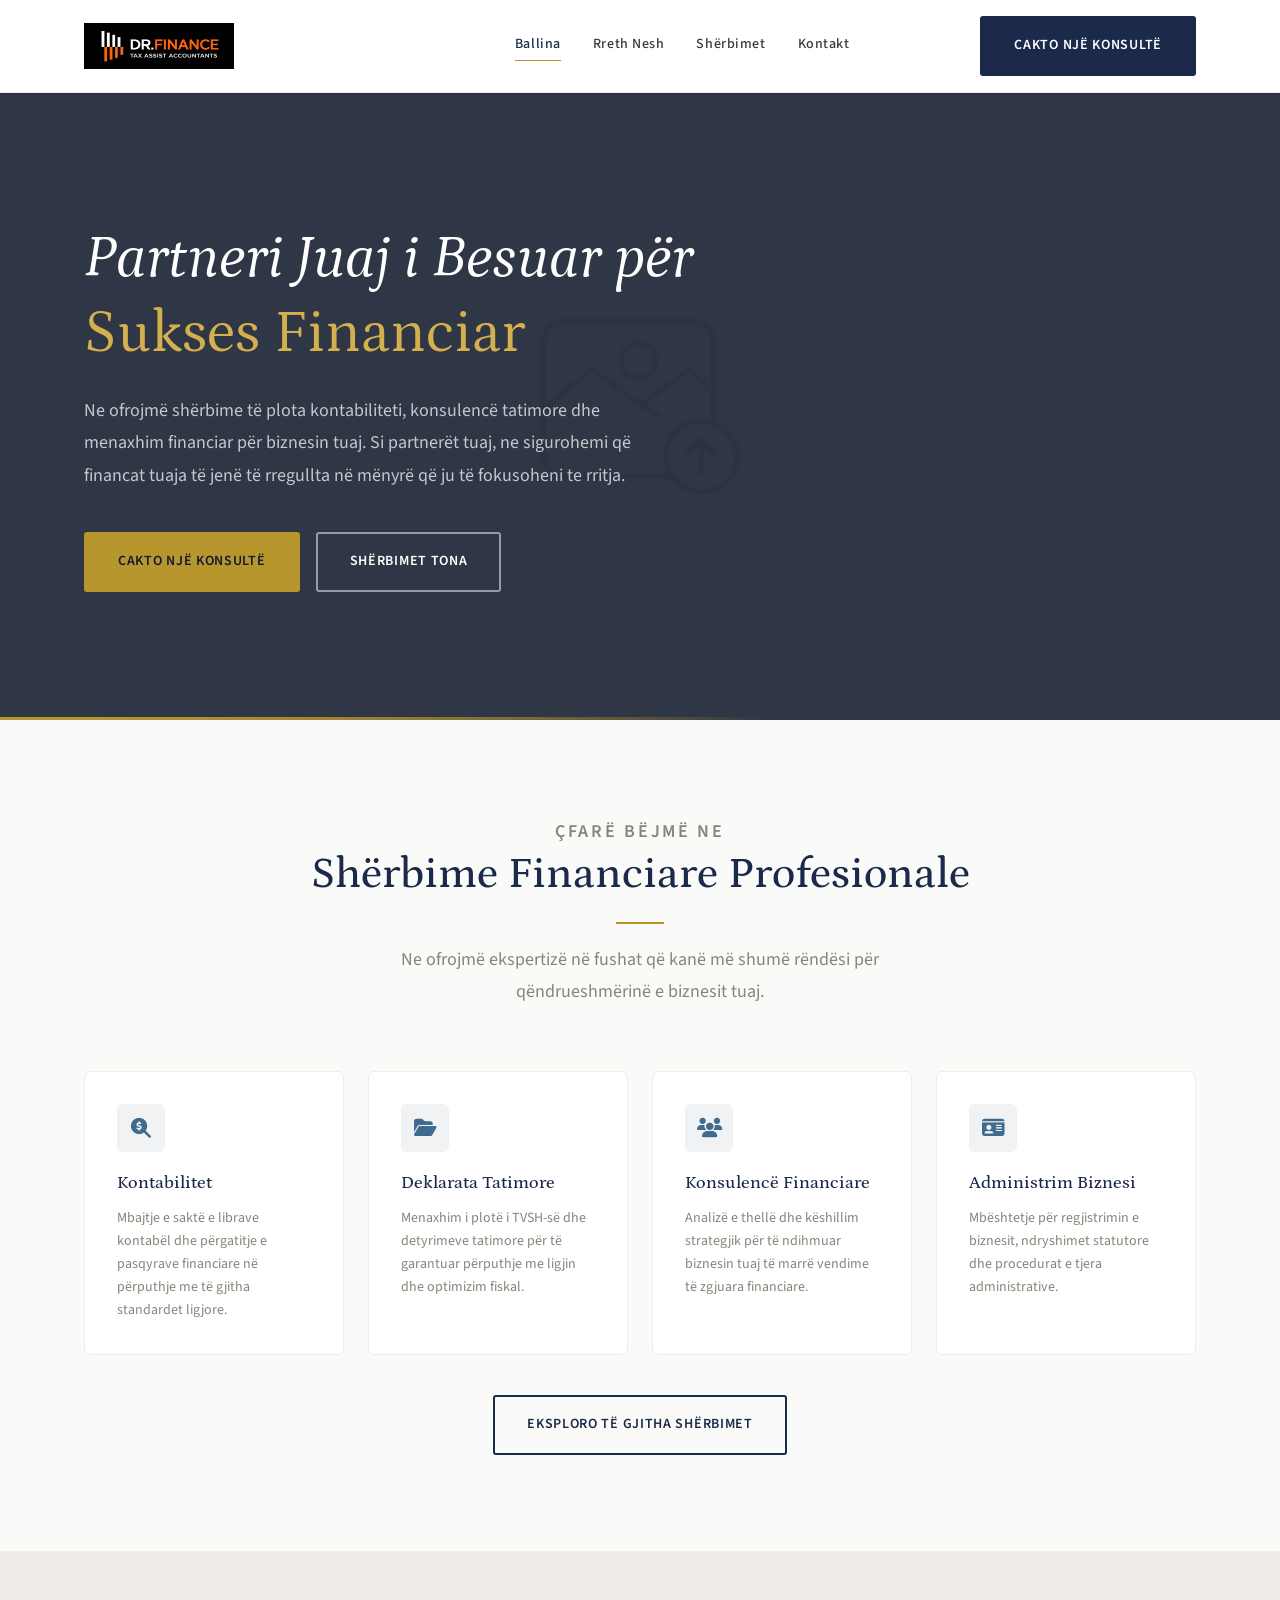
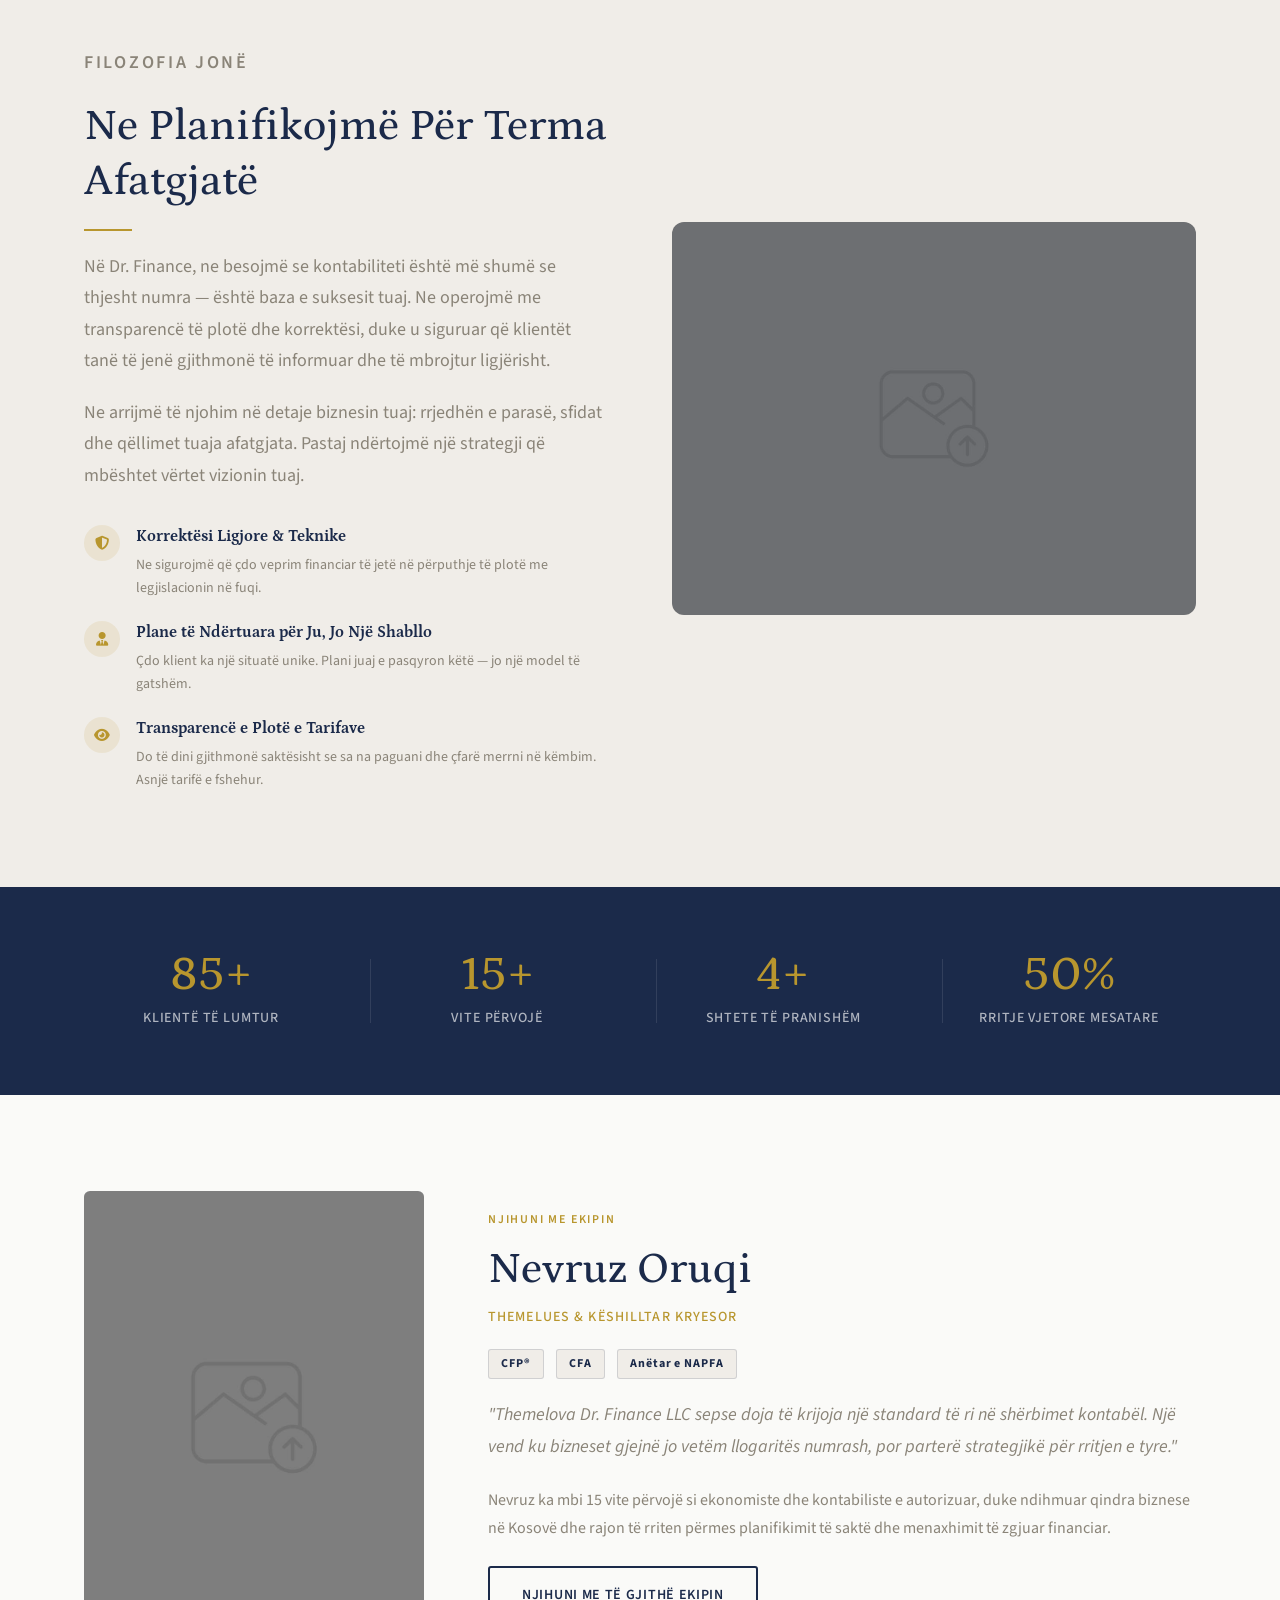
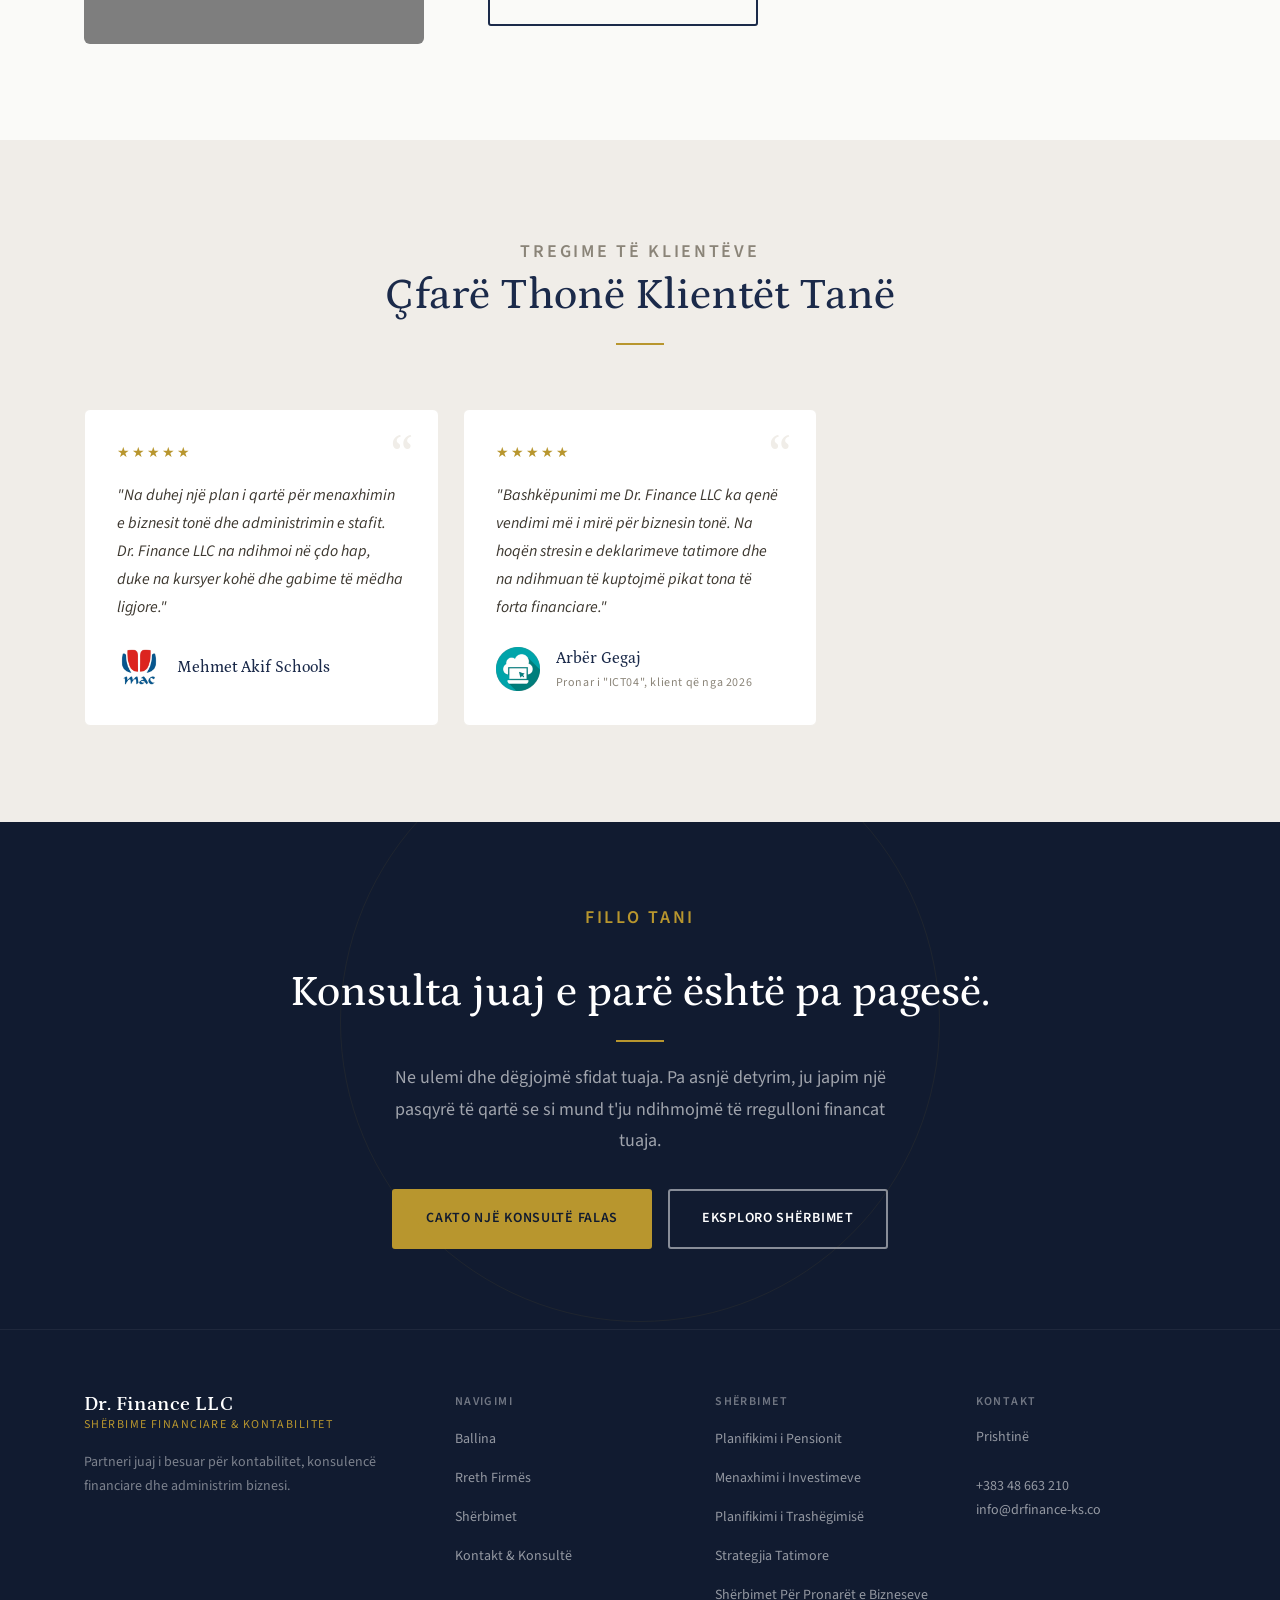
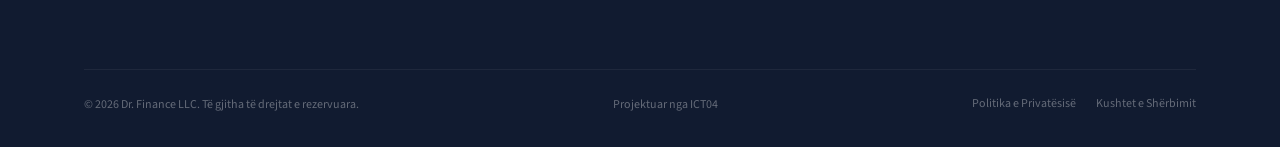
<file: index.html>
<!DOCTYPE html>
<html lang="sq">
<head>
  <meta charset="UTF-8">
  <meta name="viewport" content="width=device-width, initial-scale=1.0">
  <title>Dr. Finance — Shërbime Financiare & Kontabilitet</title>
  <link rel="stylesheet" href="styles.css">
  <link rel="stylesheet" href="https://cdnjs.cloudflare.com/ajax/libs/font-awesome/6.5.0/css/all.min.css">
  </head>
<body>



<!-- Header -->
<header class="header">
  <div class="container">
    <a href="index.html" class="logo">
      <img src="/images/dr.finance-logo-cover-300x91.webp" width="50%">
    </a>
    <button class="nav-toggle" aria-label="Toggle menu" aria-expanded="false">
      <span></span>
      <span></span>
      <span></span>
    </button>
    <nav class="nav">
      <a href="index.html" class="nav-link active">Ballina</a>
      <a href="about.html" class="nav-link">Rreth Nesh</a>
      <a href="services.html" class="nav-link">Shërbimet</a>
      <a href="contact.html" class="nav-link">Kontakt</a>
    </nav>
    <a href="contact.html" class="btn btn--navy header-cta">Cakto një Konsultë</a>
  </div>
</header>

<!-- Hero -->
<section class="hero">
  <div class="container">
    <div class="hero-inner">
      <h1>Partneri Juaj i Besuar për<br><em>Sukses Financiar</em></h1>
      <p class="hero-sub">Ne ofrojmë shërbime të plota kontabiliteti, konsulencë tatimore dhe menaxhim financiar për biznesin tuaj. Si partnerët tuaj, ne sigurohemi që financat tuaja të jenë të rregullta në mënyrë që ju të fokusoheni te rritja.</p>
      <div class="hero-actions">
        <a href="contact.html" class="btn btn--primary">Cakto një Konsultë</a>
        <a href="services.html" class="btn btn--outline">Shërbimet Tona</a>
      </div>
    </div>
  </div>
  <div class="hero-gold-line"></div>
</section>

<!-- Services Teaser -->
<section class="section">
  <div class="container">
    <div class="section-header">
      <p class="section-label">Çfarë Bëjmë Ne</p>
      <h2>Shërbime Financiare Profesionale</h2>
      <div class="gold-rule"></div>
      <p>Ne ofrojmë ekspertizë në fushat që kanë më shumë rëndësi për qëndrueshmërinë e biznesit tuaj.</p>
    </div>
    <div class="services-grid">
      <div class="service-card">
        <div class="service-icon">
          <i class="fa-solid fa-magnifying-glass-dollar"></i>
        </div>
        <h3>Kontabilitet</h3>
        <p>Mbajtje e saktë e librave kontabël dhe përgatitje e pasqyrave financiare në përputhje me të gjitha standardet ligjore.</p>
      </div>
      <div class="service-card">
        <div class="service-icon">
          <i class="fa-solid fa-folder-open"></i>
        </div>
        <h3>Deklarata Tatimore</h3>
        <p>Menaxhim i plotë i TVSH-së dhe detyrimeve tatimore për të garantuar përputhje me ligjin dhe optimizim fiskal.</p>
      </div>
      <div class="service-card">
        <div class="service-icon">
          <i class="fa-solid fa-users"></i>
        </div>
        <h3>Konsulencë Financiare</h3>
        <p>Analizë e thellë dhe këshillim strategjik për të ndihmuar biznesin tuaj të marrë vendime të zgjuara financiare.</p>
      </div>
      <div class="service-card">
        <div class="service-icon">
          <i class="fa-solid fa-id-card"></i>
        </div>
        <h3>Administrim Biznesi</h3>
        <p>Mbështetje për regjistrimin e biznesit, ndryshimet statutore dhe procedurat e tjera administrative.</p>
      </div>
    </div>
    <div style="text-align:center; margin-top: 2.5rem;">
      <a href="services.html" class="btn btn--outline-dark">Eksploro të Gjitha Shërbimet</a>
    </div>
  </div>
</section>

<!-- Philosophy -->
<section class="section section--alt">
  <div class="container">
    <div class="philosophy-grid">
      <div class="philosophy-content">
        <p class="section-label">Filozofia Jonë</p>
        <h2>Ne Planifikojmë Për Terma Afatgjatë</h2>
        <div class="gold-rule gold-rule--left"></div>
        <p>Në Dr. Finance, ne besojmë se kontabiliteti është më shumë se thjesht numra — është baza e suksesit tuaj. Ne operojmë me transparencë të plotë dhe korrektësi, duke u siguruar që klientët tanë të jenë gjithmonë të informuar dhe të mbrojtur ligjërisht.</p>
        <p>Ne arrijmë të njohim në detaje biznesin tuaj: rrjedhën e parasë, sfidat dhe qëllimet tuaja afatgjata. Pastaj ndërtojmë një strategji që mbështet vërtet vizionin tuaj.</p>
        <div class="pillars">
          <div class="pillar">
            <div class="pillar-icon"><i class="fa-solid fa-shield-halved"></i></div>
            <div class="pillar-text">
              <strong>Korrektësi Ligjore & Teknike</strong>
              <p>Ne sigurojmë që çdo veprim financiar të jetë në përputhje të plotë me legjislacionin në fuqi.</p>
            </div>
          </div>
          <div class="pillar">
            <div class="pillar-icon"><i class="fa-solid fa-user-tie"></i></div>
            <div class="pillar-text">
              <strong>Plane të Ndërtuara për Ju, Jo Një Shabllo</strong>
              <p>Çdo klient ka një situatë unike. Plani juaj e pasqyron këtë — jo një model të gatshëm.</p>
            </div>
          </div>
          <div class="pillar">
            <div class="pillar-icon"><i class="fa-solid fa-eye"></i></div>
            <div class="pillar-text">
              <strong>Transparencë e Plotë e Tarifave</strong>
              <p>Do të dini gjithmonë saktësisht se sa na paguani dhe çfarë merrni në këmbim. Asnjë tarifë e fshehur.</p>
            </div>
          </div>
        </div>
      </div>
      <div class="philosophy-visual"></div>
    </div>
  </div>
</section>

<!-- Stats Bar -->
<div class="stats-bar">
  <div class="container">
    <div class="stats-grid">
      <div class="stat-item">
        <div class="stat-number">85+</div>
        <div class="stat-label">Klientë të Lumtur</div>
      </div>
      <div class="stat-item">
        <div class="stat-number">15+</div>
        <div class="stat-label">Vite Përvojë</div>
      </div>
      <div class="stat-item">
        <div class="stat-number">4+</div>
        <div class="stat-label">Shtete të Pranishëm</div>
      </div>
      <div class="stat-item">
        <div class="stat-number">50%</div>
        <div class="stat-label">Rritje Vjetore Mesatare</div>
      </div>
    </div>
  </div>
</div>

<!-- Lead Advisor Preview -->
<section class="section">
  <div class="container">
    <div class="advisor-preview">
      <div class="advisor-photo"></div>
      <div class="advisor-content">
        <p class="section-label">Njihuni me Ekipin</p>
        <h2>Nevruz Oruqi</h2>
        <p class="advisor-title">Themelues &amp; Këshilltar Kryesor</p>
        <div class="credentials">
          <span class="credential-badge">CFP&reg;</span>
          <span class="credential-badge">CFA</span>
          <span class="credential-badge">Anëtar e NAPFA</span>
        </div>
        <p class="advisor-bio">"Themelova Dr. Finance LLC sepse doja të krijoja një standard të ri në shërbimet kontabël. Një vend ku bizneset gjejnë jo vetëm llogaritës numrash, por parterë strategjikë për rritjen e tyre."</p>
        <p style="color: var(--gray); margin-bottom: 1.5rem;">Nevruz ka mbi 15 vite përvojë si ekonomiste dhe kontabiliste e autorizuar, duke ndihmuar qindra biznese në Kosovë dhe rajon të rriten përmes planifikimit të saktë dhe menaxhimit të zgjuar financiar.</p>
        <a href="about.html" class="btn btn--outline-dark">Njihuni me të Gjithë Ekipin</a>
      </div>
    </div>
  </div>
</section>

<!-- Testimonials -->
<section class="section section--alt">
  <div class="container">
    <div class="section-header">
      <p class="section-label">Tregime të Klientëve</p>
      <h2>Çfarë Thonë Klientët Tanë</h2>
      <div class="gold-rule"></div>
    </div>
    <div class="testimonials-grid">

      <div class="testimonial-card">
        <div class="testimonial-stars">&#9733;&#9733;&#9733;&#9733;&#9733;</div>
        <p class="testimonial-text">"Na duhej një plan i qartë për menaxhimin e  biznesit tonë  dhe administrimin e stafit. Dr. Finance LLC na ndihmoi në çdo hap, duke na kursyer kohë dhe gabime të mëdha ligjore."</p>
        <div class="testimonial-author">
          <div class="testimonial-avatar"><img src="/images/mac-logo-300x300.webp"></div>
          <div>
            <div class="testimonial-name">Mehmet Akif Schools</div>
          </div>
        </div>
      </div>

      <div class="testimonial-card">
        <div class="testimonial-stars">&#9733;&#9733;&#9733;&#9733;&#9733;</div>
        <p class="testimonial-text">"Bashkëpunimi me Dr. Finance LLC ka qenë vendimi më i mirë për biznesin tonë. Na hoqën stresin e deklarimeve tatimore dhe na ndihmuan të kuptojmë pikat tona të forta financiare."</p>
        <div class="testimonial-author">
          <div class="testimonial-avatar"><img src="/images/favicon-300x300.webp"></div>
          <div>
            <div class="testimonial-name">Arbër Gegaj</div>
            <div class="testimonial-role">Pronar i "ICT04", klient që nga 2026</div>
          </div>
        </div>
      </div>
    
    </div>
  </div>
</section>

<!-- CTA -->
<section class="cta-section">
  <div class="container">
    <p class="section-label" style="color: var(--secondary);">Fillo Tani</p>
    <h2>Konsulta juaj e parë është pa pagesë.</h2>
    <div class="gold-rule"></div>
    <p>Ne ulemi dhe dëgjojmë sfidat tuaja. Pa asnjë detyrim, ju japim një pasqyrë të qartë se si mund t'ju ndihmojmë të rregulloni financat tuaja.</p>
    <div class="cta-actions">
      <a href="contact.html" class="btn btn--primary">Cakto një Konsultë Falas</a>
      <a href="services.html" class="btn btn--outline">Eksploro Shërbimet</a>
    </div>
  </div>
</section>

<!-- Footer -->
<footer class="footer">
  <div class="container">
    <div class="footer-grid">
      <div class="footer-brand">
        <div class="logo">
          <span class="logo-name">Dr. Finance LLC</span>
          <span class="logo-tag">Shërbime Financiare & Kontabilitet</span>
        </div>
        <p class="footer-tagline">Partneri juaj i besuar për kontabilitet, konsulencë financiare dhe administrim biznesi.</p>
      </div>
      <div class="footer-col">
        <h4>Navigimi</h4>
        <ul>
          <li><a href="index.html">Ballina</a></li>
          <li><a href="about.html">Rreth Firmës</a></li>
          <li><a href="services.html">Shërbimet</a></li>
          <li><a href="contact.html">Kontakt &amp; Konsultë</a></li>
        </ul>
      </div>
      <div class="footer-col">
        <h4>Shërbimet</h4>
        <ul>
          <li><a href="services.html">Planifikimi i Pensionit</a></li>
          <li><a href="services.html">Menaxhimi i Investimeve</a></li>
          <li><a href="services.html">Planifikimi i Trashëgimisë</a></li>
          <li><a href="services.html">Strategjia Tatimore</a></li>
          <li><a href="services.html">Shërbimet Për Pronarët e Bizneseve</a></li>
        </ul>
      </div>
      <div class="footer-col">
        <h4>Kontakt</h4>
        <address>
          Prishtinë<br>
          <br>
          <a href="tel:+35542220000">+383 48 663 210</a><br>
          <a href="mailto:info@drfinance.al">info@drfinance-ks.co</a>
        </address>
      </div>
    </div>
    
    <div class="footer-bottom" style="margin-top: 1.5rem;">
      <div class="footer-bottom-row">
        <p>&copy; 2026 Dr. Finance LLC. Të gjitha të drejtat e rezervuara.</p>
        <p>Projektuar nga <a href="https://ict04.tech" target="_blank" rel="noopener">ICT04</a></p>
        <div class="footer-legal-links">
          <a href="#">Politika e Privatësisë</a>
          <a href="#">Kushtet e Shërbimit</a>
  
        </div>
      </div>
    </div>
  </div>
</footer>

<script>
  const navToggle = document.querySelector('.nav-toggle');
  const nav = document.querySelector('.nav');
  if (navToggle && nav) {
    navToggle.addEventListener('click', () => {
      const isOpen = nav.classList.toggle('nav-open');
      navToggle.classList.toggle('active');
      navToggle.setAttribute('aria-expanded', isOpen);
    });
  }
</script>
</body>
</html>
</file>
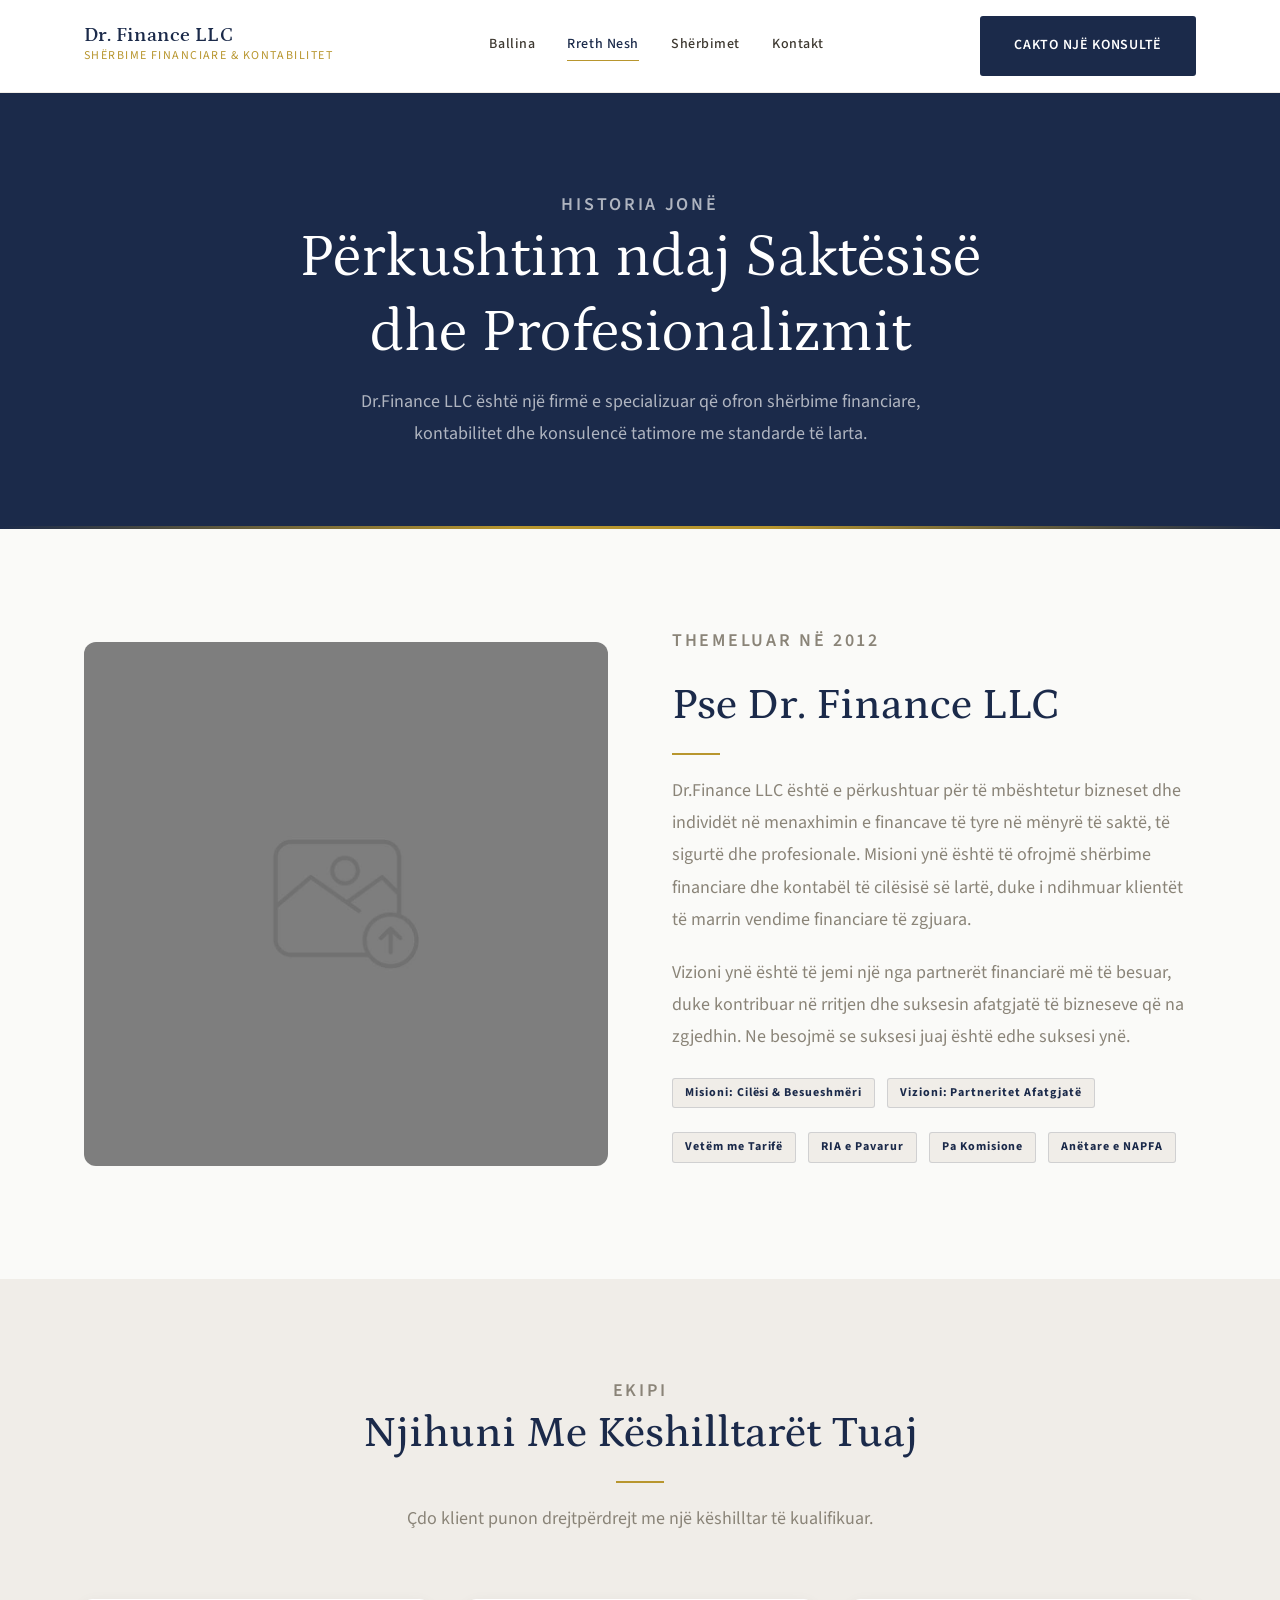
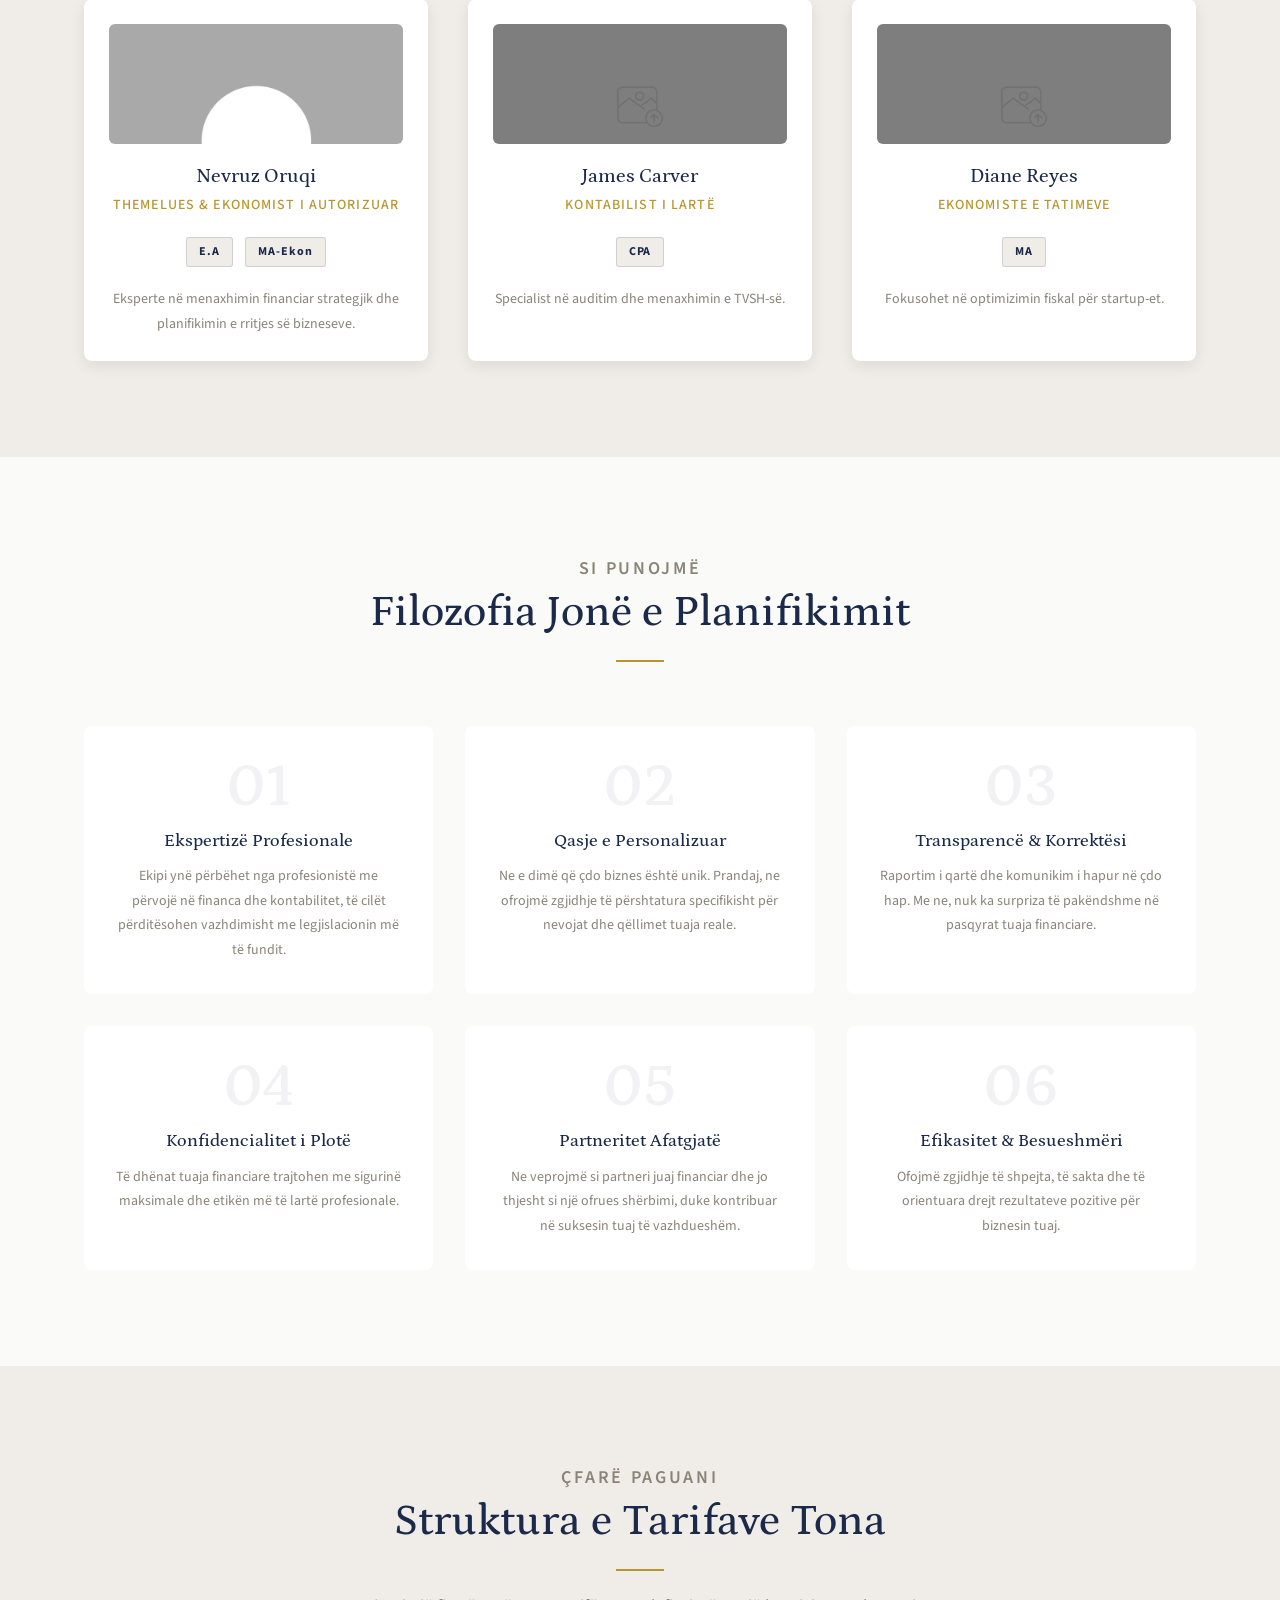
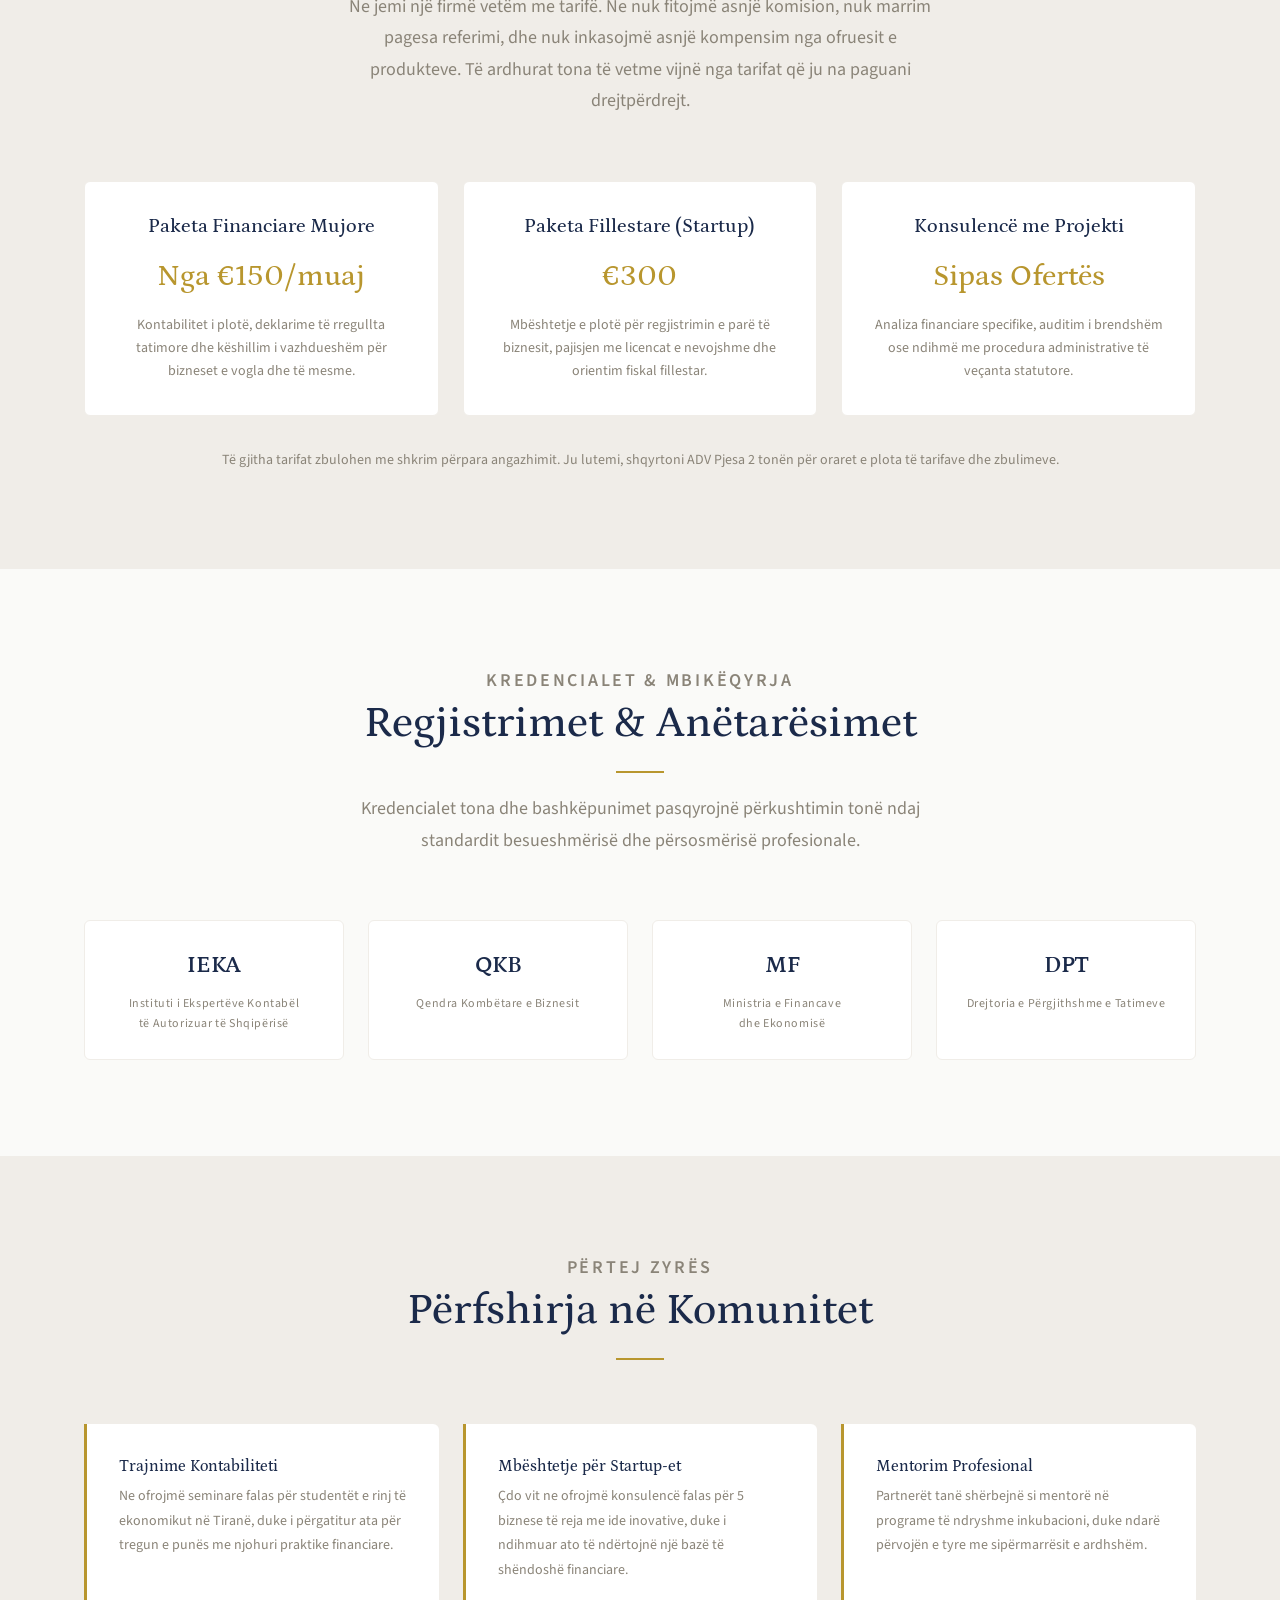
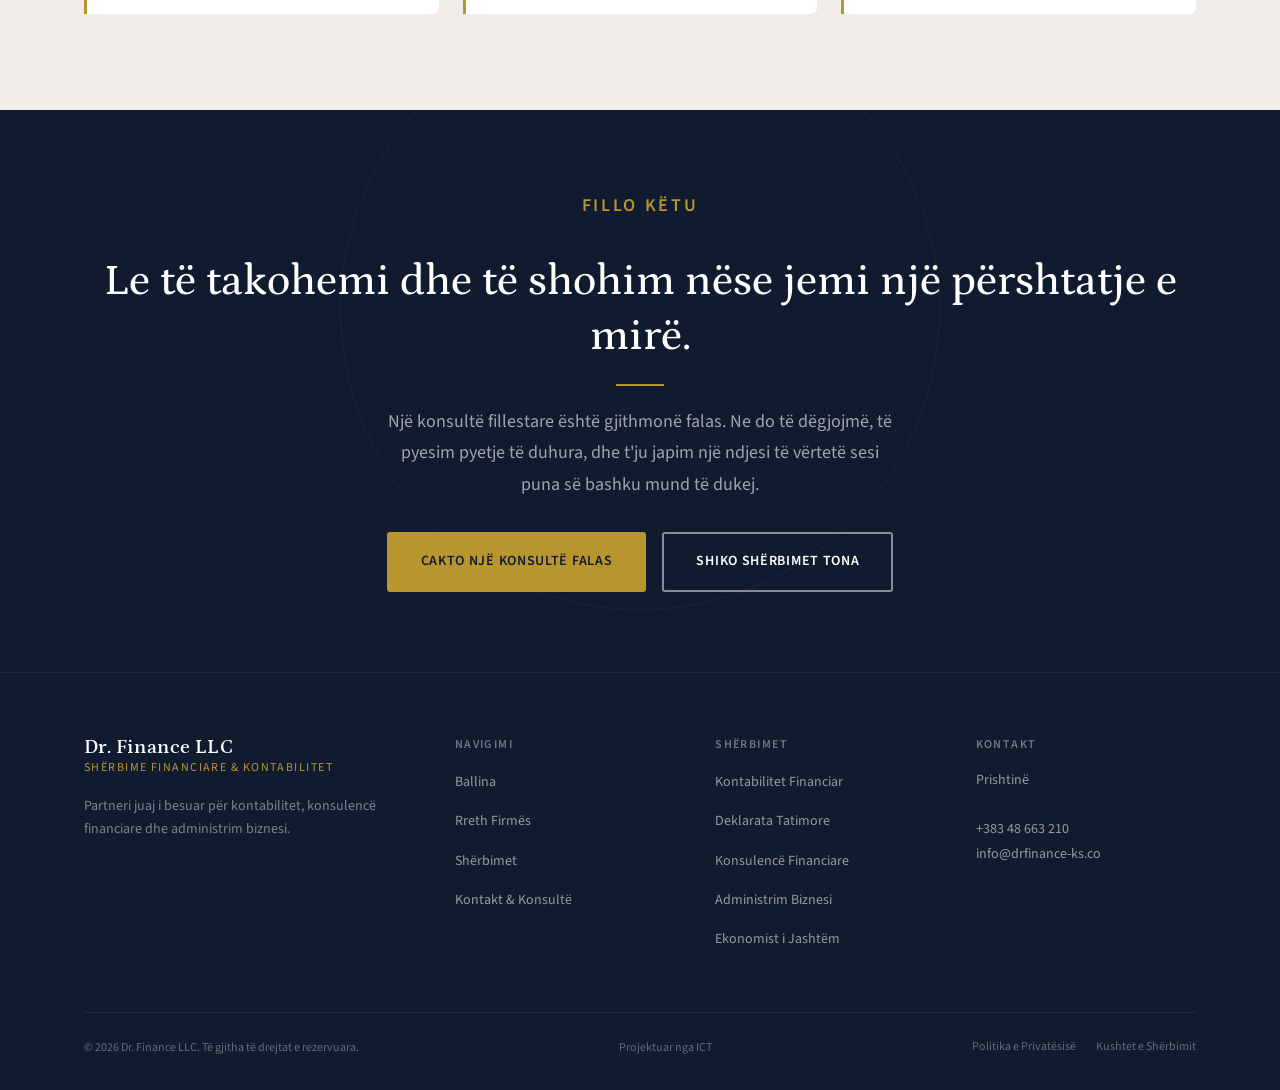
<file: about.html>
<!DOCTYPE html>
<html lang="sq">
<head>
  <meta charset="UTF-8">
  <meta name="viewport" content="width=device-width, initial-scale=1.0">
  <title>Rreth Nesh — Dr. Finance</title>
  <link rel="stylesheet" href="styles.css">
  <link rel="stylesheet" href="https://cdnjs.cloudflare.com/ajax/libs/font-awesome/6.5.0/css/all.min.css">
  </head>
<body>



<!-- Header -->
<header class="header">
  <div class="container">
    <a href="index.html" class="logo">
      <span class="logo-name">Dr. Finance LLC</span>
      <span class="logo-tag">Shërbime Financiare & Kontabilitet</span>
    </a>
    <button class="nav-toggle" aria-label="Toggle menu" aria-expanded="false">
      <span></span>
      <span></span>
      <span></span>
    </button>
    <nav class="nav">
      <a href="index.html" class="nav-link">Ballina</a>
      <a href="about.html" class="nav-link active">Rreth Nesh</a>
      <a href="services.html" class="nav-link">Shërbimet</a>
      <a href="contact.html" class="nav-link">Kontakt</a>
    </nav>
    <a href="contact.html" class="btn btn--navy header-cta">Cakto një Konsultë</a>
  </div>
</header>

<!-- Page Hero -->
<section class="page-hero">
  <div class="container--narrow">
    <p class="section-label" style="text-align:center;">Historia Jonë</p>
    <h1>Përkushtim ndaj Saktësisë dhe Profesionalizmit</h1>
    <p>Dr.Finance LLC është një firmë e specializuar që ofron shërbime financiare, kontabilitet dhe konsulencë tatimore me standarde të larta.</p>
  </div>
</section>

<!-- Firm Story -->
<section class="story-section">
  <div class="container">
    <div class="story-grid">
      <div class="story-image"></div>
      <div class="story-content">
        <p class="section-label">Themeluar në 2012</p>
        <h2>Pse Dr. Finance LLC</h2>
        <div class="gold-rule gold-rule--left"></div>
        <p>Dr.Finance LLC është e përkushtuar për të mbështetur bizneset dhe individët në menaxhimin e financave të tyre në mënyrë të saktë, të sigurtë dhe profesionale. Misioni ynë është të ofrojmë shërbime financiare dhe kontabël të cilësisë së lartë, duke i ndihmuar klientët të marrin vendime financiare të zgjuara.</p>
        <p>Vizioni ynë është të jemi një nga partnerët financiarë më të besuar, duke kontribuar në rritjen dhe suksesin afatgjatë të bizneseve që na zgjedhin. Ne besojmë se suksesi juaj është edhe suksesi ynë.</p>
        <div class="credentials" style="margin-top: 1.5rem;">
          <span class="credential-badge">Misioni: Cilësi & Besueshmëri</span>
          <span class="credential-badge">Vizioni: Partneritet Afatgjatë</span>
        </div>
        <div class="credentials" style="margin-top: 1.5rem;">
          <span class="credential-badge">Vetëm me Tarifë</span>
          <span class="credential-badge">RIA e Pavarur</span>
          <span class="credential-badge">Pa Komisione</span>
          <span class="credential-badge">Anëtare e NAPFA</span>
        </div>
      </div>
    </div>
  </div>
</section>

<!-- Meet the Advisors -->
<section class="section section--alt">
  <div class="container">
    
    <div class="section-header">
      <p class="section-label">Ekipi</p>
      <h2>Njihuni Me Këshilltarët Tuaj</h2>
      <div class="gold-rule"></div>
      <p>Çdo klient punon drejtpërdrejt me një këshilltar të kualifikuar.</p>
    </div>

    <div class="advisor-row">

      <div class="advisor-card">
        <div class="advisor-card-photo">
          <div class="advisor-card-photo-inner"><img src="/images/580c18f4c14f566dbac1a325f72cffdf.jpg"></div>
        </div>
        <h3>Nevruz Oruqi</h3>
        <p class="advisor-title">Themelues & Ekonomist i Autorizuar</p>

        <div class="credentials">
          <span class="credential-badge">E.A</span>
          <span class="credential-badge">MA-Ekon</span>
        </div>

        <p class="advisor-specialty">
          Eksperte në menaxhimin financiar strategjik dhe planifikimin e rritjes së bizneseve.
        </p>
      </div>

      <div class="advisor-card">
        <div class="advisor-card-photo">
          <div class="advisor-card-photo-inner" style="background-image:url('images/placeholder.jpg')"></div>
        </div>

        <h3>James Carver</h3>
        <p class="advisor-title">Kontabilist i Lartë</p>

        <div class="credentials">
          <span class="credential-badge">CPA</span>
        </div>

        <p class="advisor-specialty">
          Specialist në auditim dhe menaxhimin e TVSH-së.
        </p>
      </div>

      <div class="advisor-card">
        <div class="advisor-card-photo">
          <div class="advisor-card-photo-inner" style="background-image:url('images/placeholder.jpg')"></div>
        </div>

        <h3>Diane Reyes</h3>
        <p class="advisor-title">Ekonomiste e Tatimeve</p>

        <div class="credentials">
          <span class="credential-badge">MA</span>
        </div>

        <p class="advisor-specialty">
          Fokusohet në optimizimin fiskal për startup-et.
        </p>
      </div>

    </div>
  </div>
</section>

<!-- Our Philosophy -->
<section class="section">
  <div class="container">
    <div class="section-header">
      <p class="section-label">Si Punojmë</p>
      <h2>Filozofia Jonë e Planifikimit</h2>
      <div class="gold-rule"></div>
    </div>
    <div class="values-grid">
      <div class="value-item">
        <div class="value-number">01</div>
        <h3>Ekspertizë Profesionale</h3>
        <p>Ekipi ynë përbëhet nga profesionistë me përvojë në financa dhe kontabilitet, të cilët përditësohen vazhdimisht me legjislacionin më të fundit.</p>
      </div>
      <div class="value-item">
        <div class="value-number">02</div>
        <h3>Qasje e Personalizuar</h3>
        <p>Ne e dimë që çdo biznes është unik. Prandaj, ne ofrojmë zgjidhje të përshtatura specifikisht për nevojat dhe qëllimet tuaja reale.</p>
      </div>
      <div class="value-item">
        <div class="value-number">03</div>
        <h3>Transparencë & Korrektësi</h3>
        <p>Raportim i qartë dhe komunikim i hapur në çdo hap. Me ne, nuk ka surpriza të pakëndshme në pasqyrat tuaja financiare.</p>
      </div>
      <div class="value-item">
        <div class="value-number">04</div>
        <h3>Konfidencialitet i Plotë</h3>
        <p>Të dhënat tuaja financiare trajtohen me sigurinë maksimale dhe etikën më të lartë profesionale.</p>
      </div>
      <div class="value-item">
        <div class="value-number">05</div>
        <h3>Partneritet Afatgjatë</h3>
        <p>Ne veprojmë si partneri juaj financiar dhe jo thjesht si një ofrues shërbimi, duke kontribuar në suksesin tuaj të vazhdueshëm.</p>
      </div>
      <div class="value-item">
        <div class="value-number">06</div>
        <h3>Efikasitet & Besueshmëri</h3>
        <p>Ofojmë zgjidhje të shpejta, të sakta dhe të orientuara drejt rezultateve pozitive për biznesin tuaj.</p>
      </div>
    </div>
  </div>
</section>

<!-- Fee Structure -->
<section class="section section--alt">
  <div class="container">
    <div class="section-header">
      <p class="section-label">Çfarë Paguani</p>
      <h2>Struktura e Tarifave Tona</h2>
      <div class="gold-rule"></div>
      <p>Ne jemi një firmë vetëm me tarifë. Ne nuk fitojmë asnjë komision, nuk marrim pagesa referimi, dhe nuk inkasojmë asnjë kompensim nga ofruesit e produkteve. Të ardhurat tona të vetme vijnë nga tarifat që ju na paguani drejtpërdrejt.</p>
    </div>
    <div class="fee-grid">
      <div class="fee-card">
        <h3>Paketa Financiare Mujore</h3>
        <div class="fee-amount">Nga €150/muaj</div>
        <p>Kontabilitet i plotë, deklarime të rregullta tatimore dhe këshillim i vazhdueshëm për bizneset e vogla dhe të mesme.</p>
      </div>
      <div class="fee-card">
        <h3>Paketa Fillestare (Startup)</h3>
        <div class="fee-amount">€300</div>
        <p>Mbështetje e plotë për regjistrimin e parë të biznesit, pajisjen me licencat e nevojshme dhe orientim fiskal fillestar.</p>
      </div>
      <div class="fee-card">
        <h3>Konsulencë me Projekti</h3>
        <div class="fee-amount">Sipas Ofertës</div>
        <p>Analiza financiare specifike, auditim i brendshëm ose ndihmë me procedura administrative të veçanta statutore.</p>
      </div>
    </div>
    <p style="text-align:center; margin-top: 2rem; font-size: 0.875rem; color: var(--gray);">Të gjitha tarifat zbulohen me shkrim përpara angazhimit. Ju lutemi, shqyrtoni ADV Pjesa 2 tonën për oraret e plota të tarifave dhe zbulimeve.</p>
  </div>
</section>

<!-- Registrations -->
<section class="section">
  <div class="container">
    <div class="section-header">
      <p class="section-label">Kredencialet &amp; Mbikëqyrja</p>
      <h2>Regjistrimet &amp; Anëtarësimet</h2>
      <div class="gold-rule"></div>
      <p>Kredencialet tona dhe bashkëpunimet pasqyrojnë përkushtimin tonë ndaj standardit besueshmërisë dhe përsosmërisë profesionale.</p>
    </div>
    <div class="registrations-grid">
      <div class="registration-item">
        <div class="registration-badge">IEKA</div>
        <div class="registration-label">Instituti i Ekspertëve Kontabël<br>të Autorizuar të Shqipërisë</div>
      </div>
      <div class="registration-item">
        <div class="registration-badge">QKB</div>
        <div class="registration-label">Qendra Kombëtare e Biznesit</div>
      </div>
      <div class="registration-item">
        <div class="registration-badge">MF</div>
        <div class="registration-label">Ministria e Financave<br>dhe Ekonomisë</div>
      </div>
      <div class="registration-item">
        <div class="registration-badge">DPT</div>
        <div class="registration-label">Drejtoria e Përgjithshme e Tatimeve</div>
      </div>
    </div>
  </div>
</section>

<!-- Community -->
<section class="section section--alt">
  <div class="container">
    <div class="section-header">
      <p class="section-label">Përtej Zyrës</p>
      <h2>Përfshirja në Komunitet</h2>
      <div class="gold-rule"></div>
    </div>
    <div class="community-grid">
      <div class="community-card">
        <h4>Trajnime Kontabiliteti</h4>
        <p>Ne ofrojmë seminare falas për studentët e rinj të ekonomikut në Tiranë, duke i përgatitur ata për tregun e punës me njohuri praktike financiare.</p>
      </div>
      <div class="community-card">
        <h4>Mbështetje për Startup-et</h4>
        <p>Çdo vit ne ofrojmë konsulencë falas për 5 biznese të reja me ide inovative, duke i ndihmuar ato të ndërtojnë një bazë të shëndoshë financiare.</p>
      </div>
      <div class="community-card">
        <h4>Mentorim Profesional</h4>
        <p>Partnerët tanë shërbejnë si mentorë në programe të ndryshme inkubacioni, duke ndarë përvojën e tyre me sipërmarrësit e ardhshëm.</p>
      </div>
    </div>
  </div>
</section>

<!-- CTA -->
<section class="cta-section">
  <div class="container">
    <p class="section-label" style="color: var(--secondary);">Fillo Këtu</p>
    <h2>Le të takohemi dhe të shohim nëse jemi një përshtatje e mirë.</h2>
    <div class="gold-rule"></div>
    <p>Një konsultë fillestare është gjithmonë falas. Ne do të dëgjojmë, të pyesim pyetje të duhura, dhe t'ju japim një ndjesi të vërtetë sesi puna së bashku mund të dukej.</p>
    <div class="cta-actions">
      <a href="contact.html" class="btn btn--primary">Cakto një Konsultë Falas</a>
      <a href="services.html" class="btn btn--outline">Shiko Shërbimet Tona</a>
    </div>
  </div>
</section>

<!-- Footer -->
<footer class="footer">
  <div class="container">
    <div class="footer-grid">
      <div class="footer-brand">
        <div class="logo">
          <span class="logo-name">Dr. Finance LLC</span>
          <span class="logo-tag">Shërbime Financiare & Kontabilitet</span>
        </div>
        <p class="footer-tagline">Partneri juaj i besuar për kontabilitet, konsulencë financiare dhe administrim biznesi.</p>
      </div>
      <div class="footer-col">
        <h4>Navigimi</h4>
        <ul>
          <li><a href="index.html">Ballina</a></li>
          <li><a href="about.html">Rreth Firmës</a></li>
          <li><a href="services.html">Shërbimet</a></li>
          <li><a href="contact.html">Kontakt &amp; Konsultë</a></li>
        </ul>
      </div>
      <div class="footer-col">
        <h4>Shërbimet</h4>
        <ul>
          <li><a href="services.html">Kontabilitet Financiar</a></li>
          <li><a href="services.html">Deklarata Tatimore</a></li>
          <li><a href="services.html">Konsulencë Financiare</a></li>
          <li><a href="services.html">Administrim Biznesi</a></li>
          <li><a href="services.html">Ekonomist i Jashtëm</a></li>
        </ul>
      </div>
      <div class="footer-col">
        <h4>Kontakt</h4>
        <address>
          Prishtinë<br>
          <br>
          <a href="tel:+35542220000">+383 48 663 210</a><br>
          <a href="mailto:info@drfinance.al">info@drfinance-ks.co</a>
        </address>
      </div>
    </div>

    <div class="footer-bottom" style="margin-top: 1.5rem;">
      <div class="footer-bottom-row">
        <p>&copy; 2026 Dr. Finance LLC. Të gjitha të drejtat e rezervuara.</p>
        <p>Projektuar nga <a href="https://ict04.tech" target="_blank" rel="noopener">ICT</a></p>
        <div class="footer-legal-links">
          <a href="#">Politika e Privatësisë</a>
          <a href="#">Kushtet e Shërbimit</a>

        </div>
      </div>
    </div>
  </div>
</footer>

<script>
  const navToggle = document.querySelector('.nav-toggle');
  const nav = document.querySelector('.nav');
  if (navToggle && nav) {
    navToggle.addEventListener('click', () => {
      const isOpen = nav.classList.toggle('nav-open');
      navToggle.classList.toggle('active');
      navToggle.setAttribute('aria-expanded', isOpen);
    });
  }
</script>
</body>
</html>
</file>
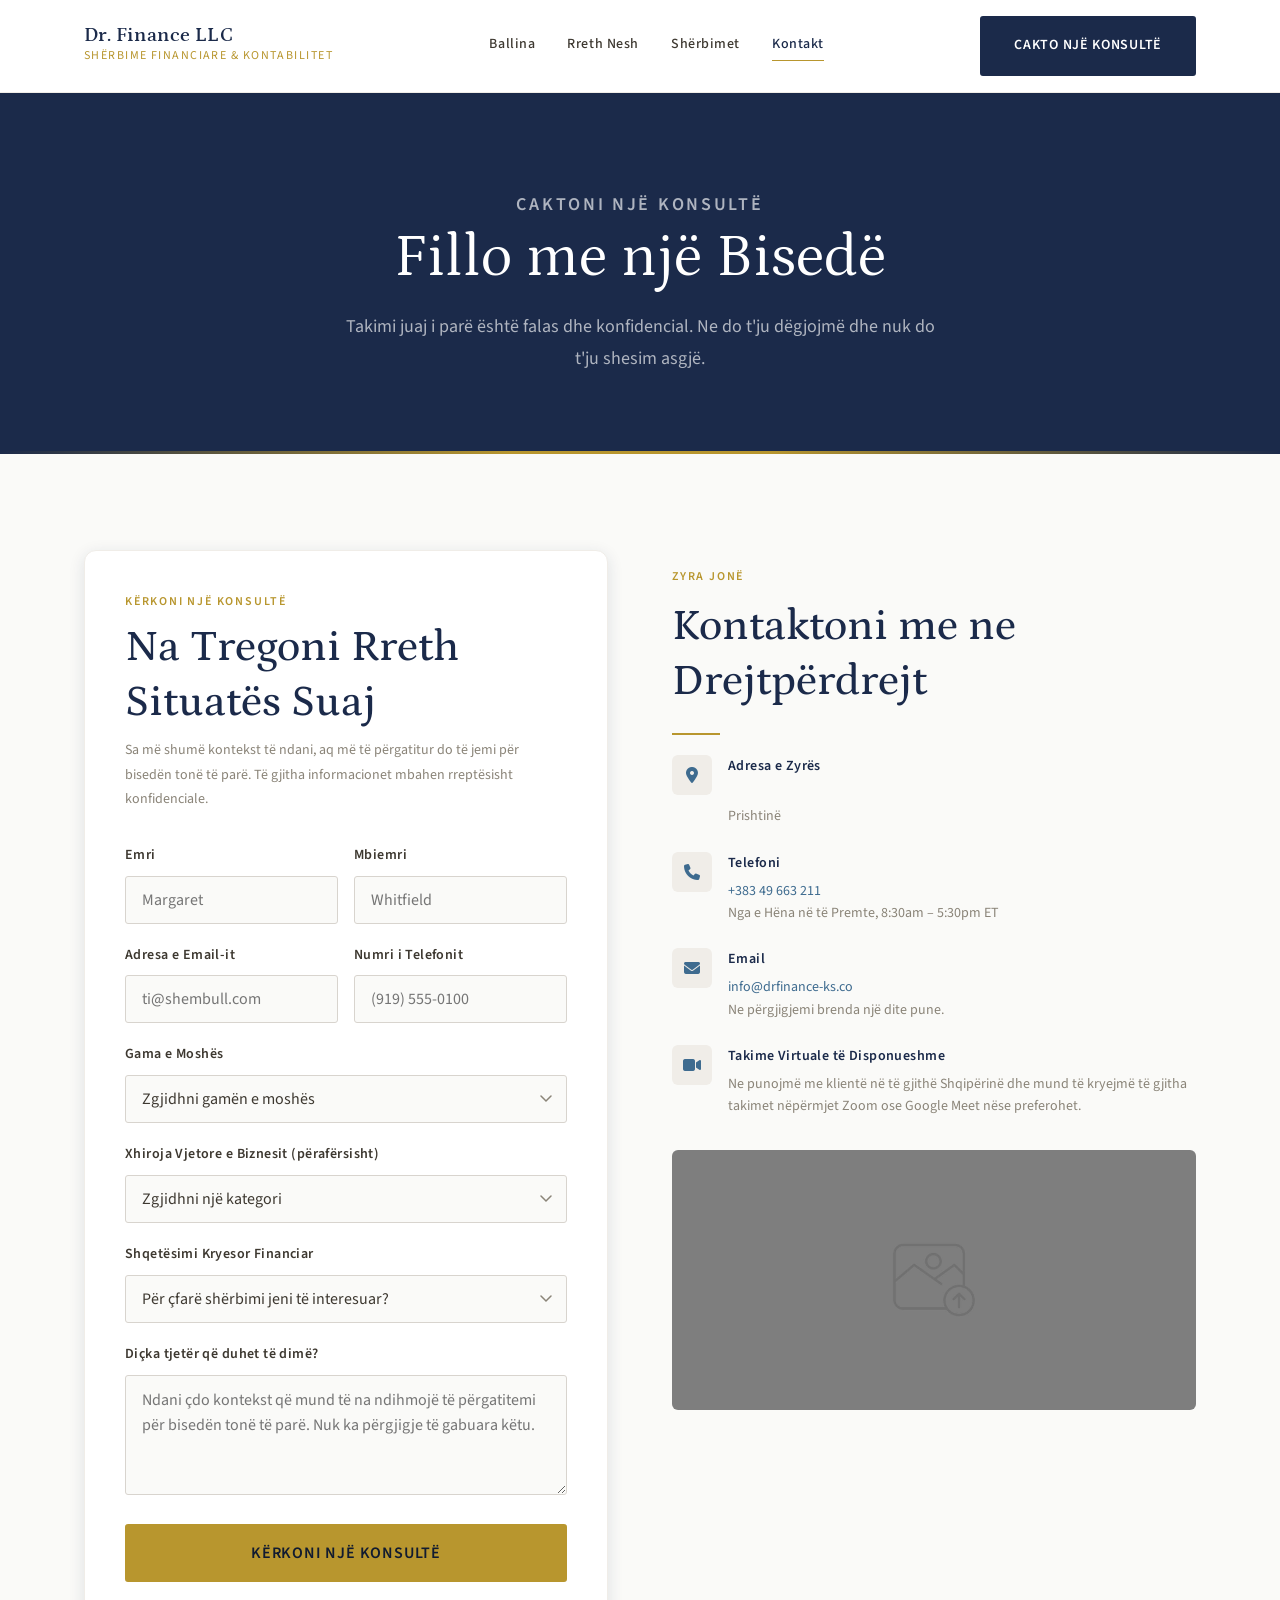
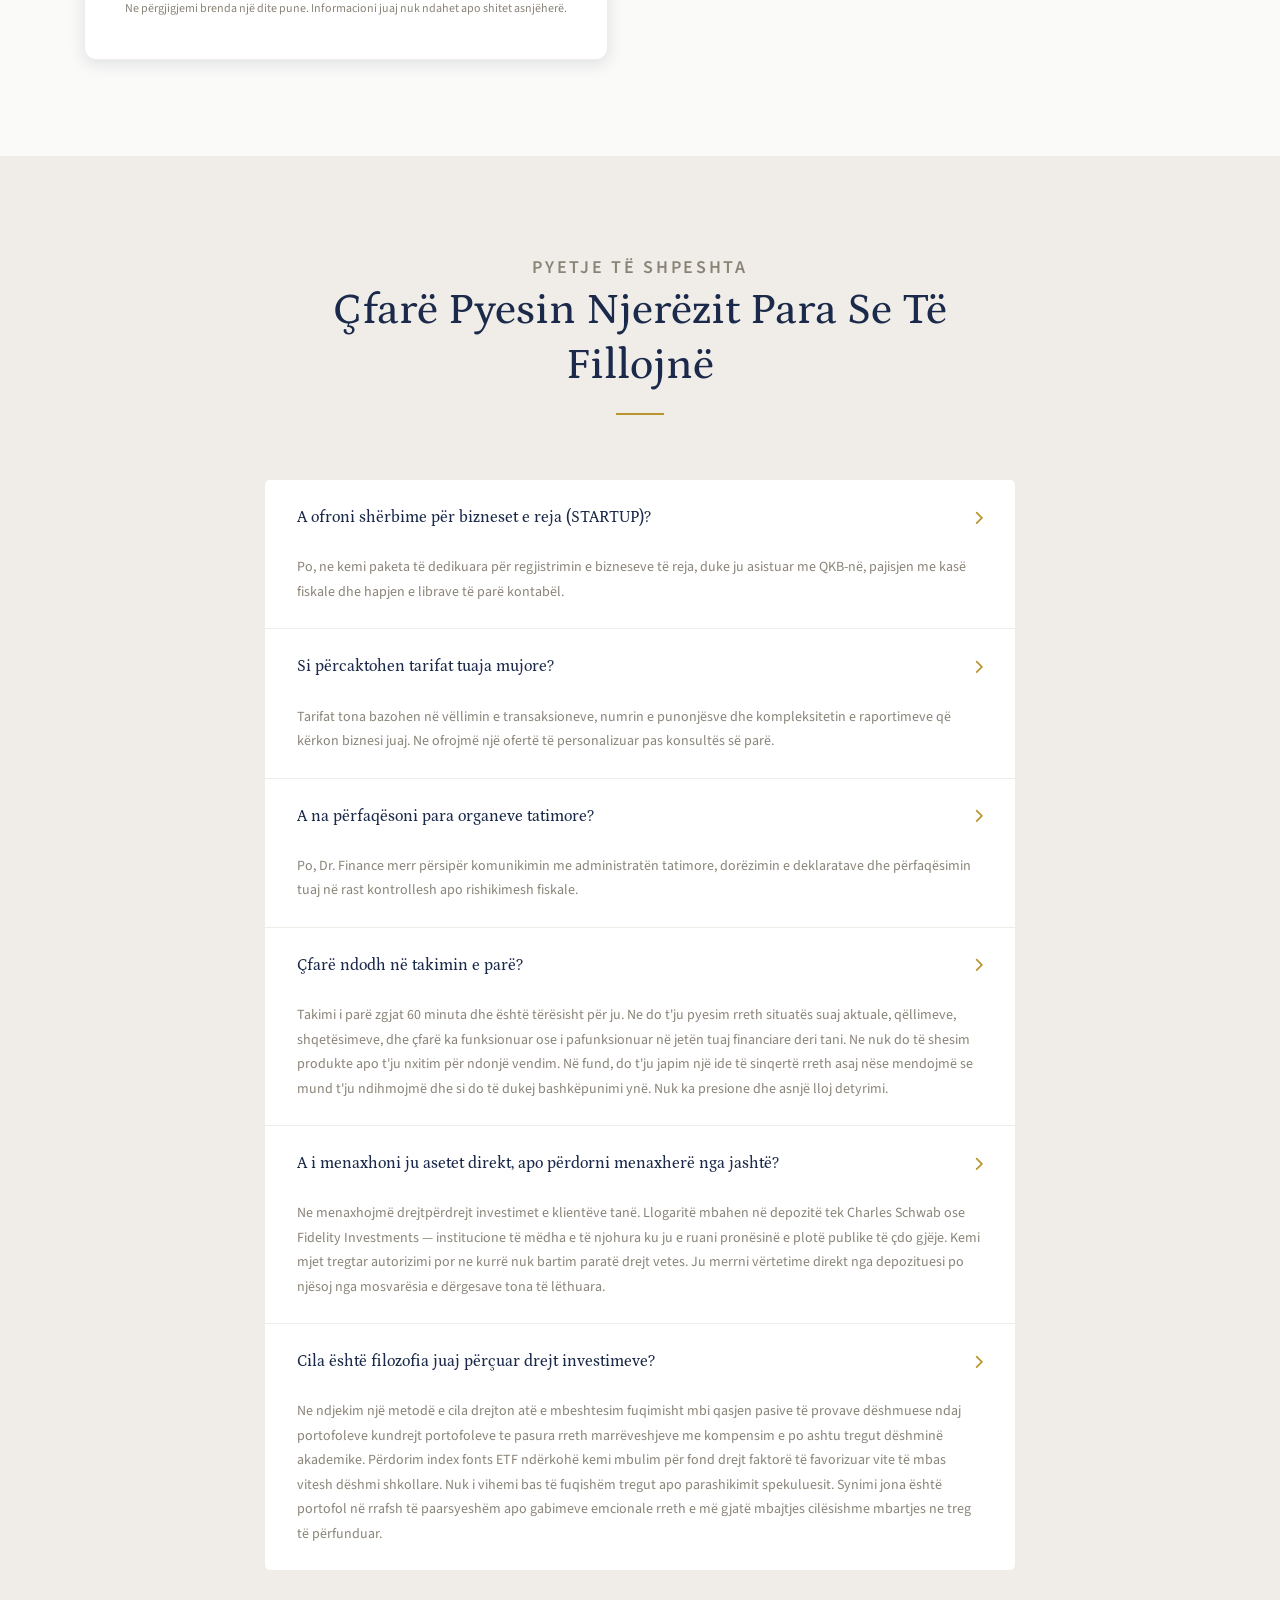
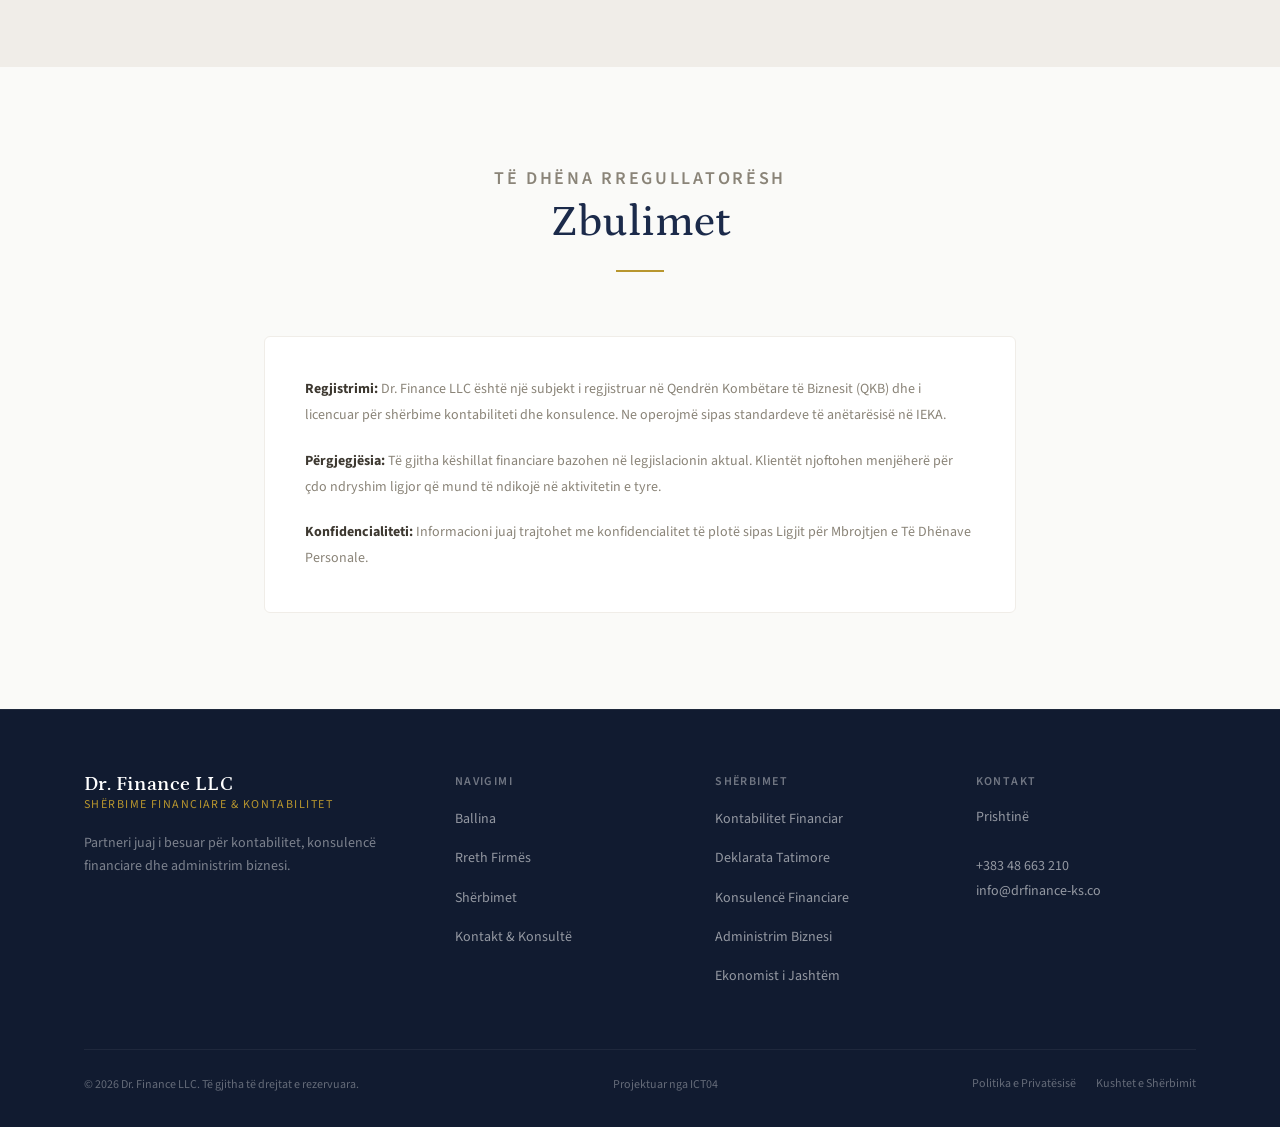
<file: contact.html>
<!DOCTYPE html>
<html lang="sq">
<head>
  <meta charset="UTF-8">
  <meta name="viewport" content="width=device-width, initial-scale=1.0">
  <title>Kontakt &amp; Konsultë — Dr. Finance LLC</title>
  <link rel="stylesheet" href="styles.css">
  <link rel="stylesheet" href="https://cdnjs.cloudflare.com/ajax/libs/font-awesome/6.5.0/css/all.min.css">
  </head>
<body>



<!-- Header -->
<header class="header">
  <div class="container">
    <a href="index.html" class="logo">
      <span class="logo-name">Dr. Finance LLC</span>
      <span class="logo-tag">Shërbime Financiare & Kontabilitet</span>
    </a>
    <button class="nav-toggle" aria-label="Toggle menu" aria-expanded="false">
      <span></span>
      <span></span>
      <span></span>
    </button>
    <nav class="nav">
      <a href="index.html" class="nav-link">Ballina</a>
      <a href="about.html" class="nav-link">Rreth Nesh</a>
      <a href="services.html" class="nav-link">Shërbimet</a>
      <a href="contact.html" class="nav-link active">Kontakt</a>
    </nav>
    <a href="contact.html" class="btn btn--navy header-cta">Cakto një Konsultë</a>
  </div>
</header>

<!-- Page Hero -->
<section class="page-hero">
  <div class="container--narrow">
    <p class="section-label" style="text-align:center;">Caktoni një Konsultë</p>
    <h1>Fillo me një Bisedë</h1>
    <p>Takimi juaj i parë është falas dhe konfidencial. Ne do t'ju dëgjojmë dhe nuk do t'ju shesim asgjë.</p>
  </div>
</section>

<!-- Contact Main -->
<section class="section">
  <div class="container">
    <div class="contact-layout">

      <!-- Form -->
      <div class="contact-form-wrap">
        <p class="section-label">Kërkoni një Konsultë</p>
        <h2>Na Tregoni Rreth Situatës Suaj</h2>
        <p class="form-intro">Sa më shumë kontekst të ndani, aq më të përgatitur do të jemi për bisedën tonë të parë. Të gjitha informacionet mbahen rreptësisht konfidenciale.</p>
        <form action="#" method="POST">
          <div class="form-row">
            <div class="form-group">
              <label for="first-name">Emri</label>
              <input type="text" id="first-name" name="first_name" placeholder="Margaret" required>
            </div>
            <div class="form-group">
              <label for="last-name">Mbiemri</label>
              <input type="text" id="last-name" name="last_name" placeholder="Whitfield" required>
            </div>
          </div>
          <div class="form-row">
            <div class="form-group">
              <label for="email">Adresa e Email-it</label>
              <input type="email" id="email" name="email" placeholder="ti@shembull.com" required>
            </div>
            <div class="form-group">
              <label for="phone">Numri i Telefonit</label>
              <input type="tel" id="phone" name="phone" placeholder="(919) 555-0100">
            </div>
          </div>
          <div class="form-group">
            <label for="age-range">Gama e Moshës</label>
            <select id="age-range" name="age_range">
              <option value="" disabled selected>Zgjidhni gamën e moshës</option>
              <option>Nën 40</option>
              <option>40 – 49</option>
              <option>50 – 59</option>
              <option>60 – 69</option>
              <option>70 ose më shumë</option>
            </select>
          </div>
          <div class="form-group">
            <label for="assets">Xhiroja Vjetore e Biznesit (përafërsisht)</label>
            <select id="assets" name="annual_turnover">
              <option value="" disabled selected>Zgjidhni një kategori</option>
              <option>Nën 2 milionë Lekë</option>
              <option>2 – 10 milionë Lekë</option>
              <option>10 – 50 milionë Lekë</option>
              <option>Mbi 50 milionë Lekë</option>
            </select>
          </div>
          <div class="form-group">
            <label for="concern">Shqetësimi Kryesor Financiar</label>
            <select id="concern" name="primary_service">
              <option value="" disabled selected>Për çfarë shërbimi jeni të interesuar?</option>
              <option>Kontabilitet Financiar Mujor</option>
              <option>Deklarata Tatimore &amp; TVSH</option>
              <option>Regjistrim Biznesi i Ri</option>
              <option>Konsulencë Financiare Strategjike</option>
              <option>Auditimi i Brendshëm</option>
              <option>Përpunim Pagash e Stafi</option>
              <option>Tjetër</option>
            </select>
          </div>
          <div class="form-group">
            <label for="message">Diçka tjetër që duhet të dimë?</label>
            <textarea id="message" name="message" placeholder="Ndani çdo kontekst që mund të na ndihmojë të përgatitemi për bisedën tonë të parë. Nuk ka përgjigje të gabuara këtu."></textarea>
          </div>
          <button type="submit" class="btn btn--primary" style="width: 100%; font-size: 1rem; padding: 1rem;">Kërkoni një Konsultë</button>
          <p style="font-size: 0.75rem; color: var(--gray); text-align: center; margin-top: 1rem;">Ne përgjigjemi brenda një dite pune. Informacioni juaj nuk ndahet apo shitet asnjëherë.</p>
        </form>
      </div>

      <!-- Contact Info -->
      <div class="contact-info-section">
        <p class="section-label">Zyra Jonë</p>
        <h2>Kontaktoni me ne Drejtpërdrejt</h2>
        <div class="gold-rule gold-rule--left"></div>

        <div class="contact-detail">
          <div class="contact-detail-icon"><i class="fa-solid fa-location-dot"></i></div>
          <div>
            <strong>Adresa e Zyrës</strong>
            <p><br>Prishtinë<br></p>
          </div>
        </div>

        <div class="contact-detail">
          <div class="contact-detail-icon"><i class="fa-solid fa-phone"></i></div>
          <div>
            <strong>Telefoni</strong>
            <p><a href="tel:+19195550192" style="color: var(--accent);">+383 49 663 211</a><br>Nga e Hëna në të Premte, 8:30am – 5:30pm ET</p>
          </div>
        </div>

        <div class="contact-detail">
          <div class="contact-detail-icon"><i class="fa-solid fa-envelope"></i></div>
          <div>
            <strong>Email</strong>
            <p><a href="mailto:hello@crestlinewealth.com" style="color: var(--accent);">info@drfinance-ks.co</a><br>Ne përgjigjemi brenda një dite pune.</p>
          </div>
        </div>

        <div class="contact-detail">
          <div class="contact-detail-icon"><i class="fa-solid fa-video"></i></div>
          <div>
            <strong>Takime Virtuale të Disponueshme</strong>
            <p>Ne punojmë me klientë në të gjithë Shqipërinë dhe mund të kryejmë të gjitha takimet nëpërmjet Zoom ose Google Meet nëse preferohet.</p>
          </div>
        </div>

        <!-- Office exterior photo -->
        <div class="map-placeholder">
        </div>
      </div>

    </div>
  </div>
</section>

<!-- FAQ -->
<section class="section section--alt">
  <div class="container--narrow">
    <div class="section-header">
      <p class="section-label">Pyetje të Shpeshta</p>
      <h2>Çfarë Pyesin Njerëzit Para Se Të Fillojnë</h2>
      <div class="gold-rule"></div>
    </div>
    <div class="faq-list">
      <div class="faq-item">
        <div class="faq-question">
          A ofroni shërbime për bizneset e reja (STARTUP)?
          <i class="fa-solid fa-chevron-right"></i>
        </div>
        <div class="faq-answer">
          Po, ne kemi paketa të dedikuara për regjistrimin e bizneseve të reja, duke ju asistuar me QKB-në, pajisjen me kasë fiskale dhe hapjen e librave të parë kontabël.
        </div>
      </div>
      <div class="faq-item">
        <div class="faq-question">
          Si përcaktohen tarifat tuaja mujore?
          <i class="fa-solid fa-chevron-right"></i>
        </div>
        <div class="faq-answer">
          Tarifat tona bazohen në vëllimin e transaksioneve, numrin e punonjësve dhe kompleksitetin e raportimeve që kërkon biznesi juaj. Ne ofrojmë një ofertë të personalizuar pas konsultës së parë.
        </div>
      </div>
      <div class="faq-item">
        <div class="faq-question">
          A na përfaqësoni para organeve tatimore?
          <i class="fa-solid fa-chevron-right"></i>
        </div>
        <div class="faq-answer">
          Po, Dr. Finance merr përsipër komunikimin me administratën tatimore, dorëzimin e deklaratave dhe përfaqësimin tuaj në rast kontrollesh apo rishikimesh fiskale.
        </div>
      </div>
      <div class="faq-item">
        <div class="faq-question">
          Çfarë ndodh në takimin e parë?
          <i class="fa-solid fa-chevron-right"></i>
        </div>
        <div class="faq-answer">
          Takimi i parë zgjat 60 minuta dhe është tërësisht për ju. Ne do t'ju pyesim rreth situatës suaj aktuale, qëllimeve, shqetësimeve, dhe çfarë ka funksionuar ose i pafunksionuar në jetën tuaj financiare deri tani. Ne nuk do të shesim produkte apo t'ju nxitim për ndonjë vendim. Në fund, do t'ju japim një ide të sinqertë rreth asaj nëse mendojmë se mund t'ju ndihmojmë dhe si do të dukej bashkëpunimi ynë. Nuk ka presione dhe asnjë lloj detyrimi.
        </div>
      </div>
      <div class="faq-item">
        <div class="faq-question">
          A i menaxhoni ju asetet direkt, apo përdorni menaxherë nga jashtë?
          <i class="fa-solid fa-chevron-right"></i>
        </div>
        <div class="faq-answer">
          Ne menaxhojmë drejtpërdrejt investimet e klientëve tanë. Llogaritë mbahen në depozitë tek Charles Schwab ose Fidelity Investments — institucione të mëdha e të njohura ku ju e ruani pronësinë e plotë publike të çdo gjëje. Kemi mjet tregtar autorizimi por ne kurrë nuk bartim paratë drejt vetes. Ju merrni vërtetime direkt nga depozituesi po njësoj nga mosvarësia e dërgesave tona të lëthuara.
        </div>
      </div>
      <div class="faq-item">
        <div class="faq-question">
          Cila është filozofia juaj përçuar drejt investimeve?
          <i class="fa-solid fa-chevron-right"></i>
        </div>
        <div class="faq-answer">
          Ne ndjekim një metodë e cila drejton atë e mbeshtesim fuqimisht mbi qasjen pasive të provave dëshmuese ndaj portofoleve kundrejt portofoleve te pasura rreth marrëveshjeve me kompensim e po ashtu tregut dëshminë akademike. Përdorim index fonts ETF ndërkohë kemi mbulim për fond drejt faktorë të favorizuar vite të mbas vitesh dëshmi shkollare. Nuk i vihemi bas të fuqishëm tregut apo parashikimit spekuluesit. Synimi jona është portofol në rrafsh të paarsyeshëm apo gabimeve emcionale rreth e më gjatë mbajtjes cilësishme mbartjes ne treg të përfunduar.
        </div>
      </div>
    </div>
  </div>
</section>

<!-- Regulatory Disclosures -->
<section class="section">
  <div class="container--narrow">
    <div class="section-header">
      <p class="section-label">Të Dhëna Rregullatorësh</p>
      <h2>Zbulimet</h2>
      <div class="gold-rule"></div>
    </div>
    <div style="background-color: var(--white); border: 1px solid var(--gray-light); border-radius: var(--radius-md); padding: 2.5rem;">
      <p style="font-size: 0.875rem; color: var(--gray); line-height: 1.85; margin-bottom: 1.25rem;"><strong style="color: var(--gray-dark);">Regjistrimi:</strong> Dr. Finance LLC është një subjekt i regjistruar në Qendrën Kombëtare të Biznesit (QKB) dhe i licencuar për shërbime kontabiliteti dhe konsulence. Ne operojmë sipas standardeve të anëtarësisë në IEKA.</p>
      <p style="font-size: 0.875rem; color: var(--gray); line-height: 1.85; margin-bottom: 1.25rem;"><strong style="color: var(--gray-dark);">Përgjegjësia:</strong> Të gjitha këshillat financiare bazohen në legjislacionin aktual. Klientët njoftohen menjëherë për çdo ndryshim ligjor që mund të ndikojë në aktivitetin e tyre.</p>
      <p style="font-size: 0.875rem; color: var(--gray); line-height: 1.85;"><strong style="color: var(--gray-dark);">Konfidencialiteti:</strong> Informacioni juaj trajtohet me konfidencialitet të plotë sipas Ligjit për Mbrojtjen e Të Dhënave Personale.</p>
    </div>
  </div>
</section>

<!-- Footer -->
<footer class="footer">
  <div class="container">
    <div class="footer-grid">
      <div class="footer-brand">
        <div class="logo">
          <span class="logo-name">Dr. Finance LLC</span>
          <span class="logo-tag">Shërbime Financiare & Kontabilitet</span>
        </div>
        <p class="footer-tagline">Partneri juaj i besuar për kontabilitet, konsulencë financiare dhe administrim biznesi.</p>
      </div>
      <div class="footer-col">
        <h4>Navigimi</h4>
        <ul>
          <li><a href="index.html">Ballina</a></li>
          <li><a href="about.html">Rreth Firmës</a></li>
          <li><a href="services.html">Shërbimet</a></li>
          <li><a href="contact.html">Kontakt &amp; Konsultë</a></li>
        </ul>
      </div>
      <div class="footer-col">
        <h4>Shërbimet</h4>
        <ul>
          <li><a href="services.html">Kontabilitet Financiar</a></li>
          <li><a href="services.html">Deklarata Tatimore</a></li>
          <li><a href="services.html">Konsulencë Financiare</a></li>
          <li><a href="services.html">Administrim Biznesi</a></li>
          <li><a href="services.html">Ekonomist i Jashtëm</a></li>
        </ul>
      </div>
      <div class="footer-col">
        <h4>Kontakt</h4>
        <address>
          Prishtinë<br>
          <br>
          <a href="tel:+35542220000">+383 48 663 210</a><br>
          <a href="mailto:info@drfinance.al">info@drfinance-ks.co</a>
        </address>
      </div>
    </div>
    <div class="footer-bottom" style="margin-top: 1.5rem;">
      <div class="footer-bottom-row">
        <p>&copy; 2026 Dr. Finance LLC. Të gjitha të drejtat e rezervuara.</p>
        <p>Projektuar nga <a href="https://ict04.tech" target="_blank" rel="noopener">ICT04</a></p>
        <div class="footer-legal-links">
          <a href="#">Politika e Privatësisë</a>
          <a href="#">Kushtet e Shërbimit</a>
        </div>
      </div>
    </div>
  </div>
</footer>

<script>
  const navToggle = document.querySelector('.nav-toggle');
  const nav = document.querySelector('.nav');
  if (navToggle && nav) {
    navToggle.addEventListener('click', () => {
      const isOpen = nav.classList.toggle('nav-open');
      navToggle.classList.toggle('active');
      navToggle.setAttribute('aria-expanded', isOpen);
    });
  }
</script>
</body>
</html>
</file>
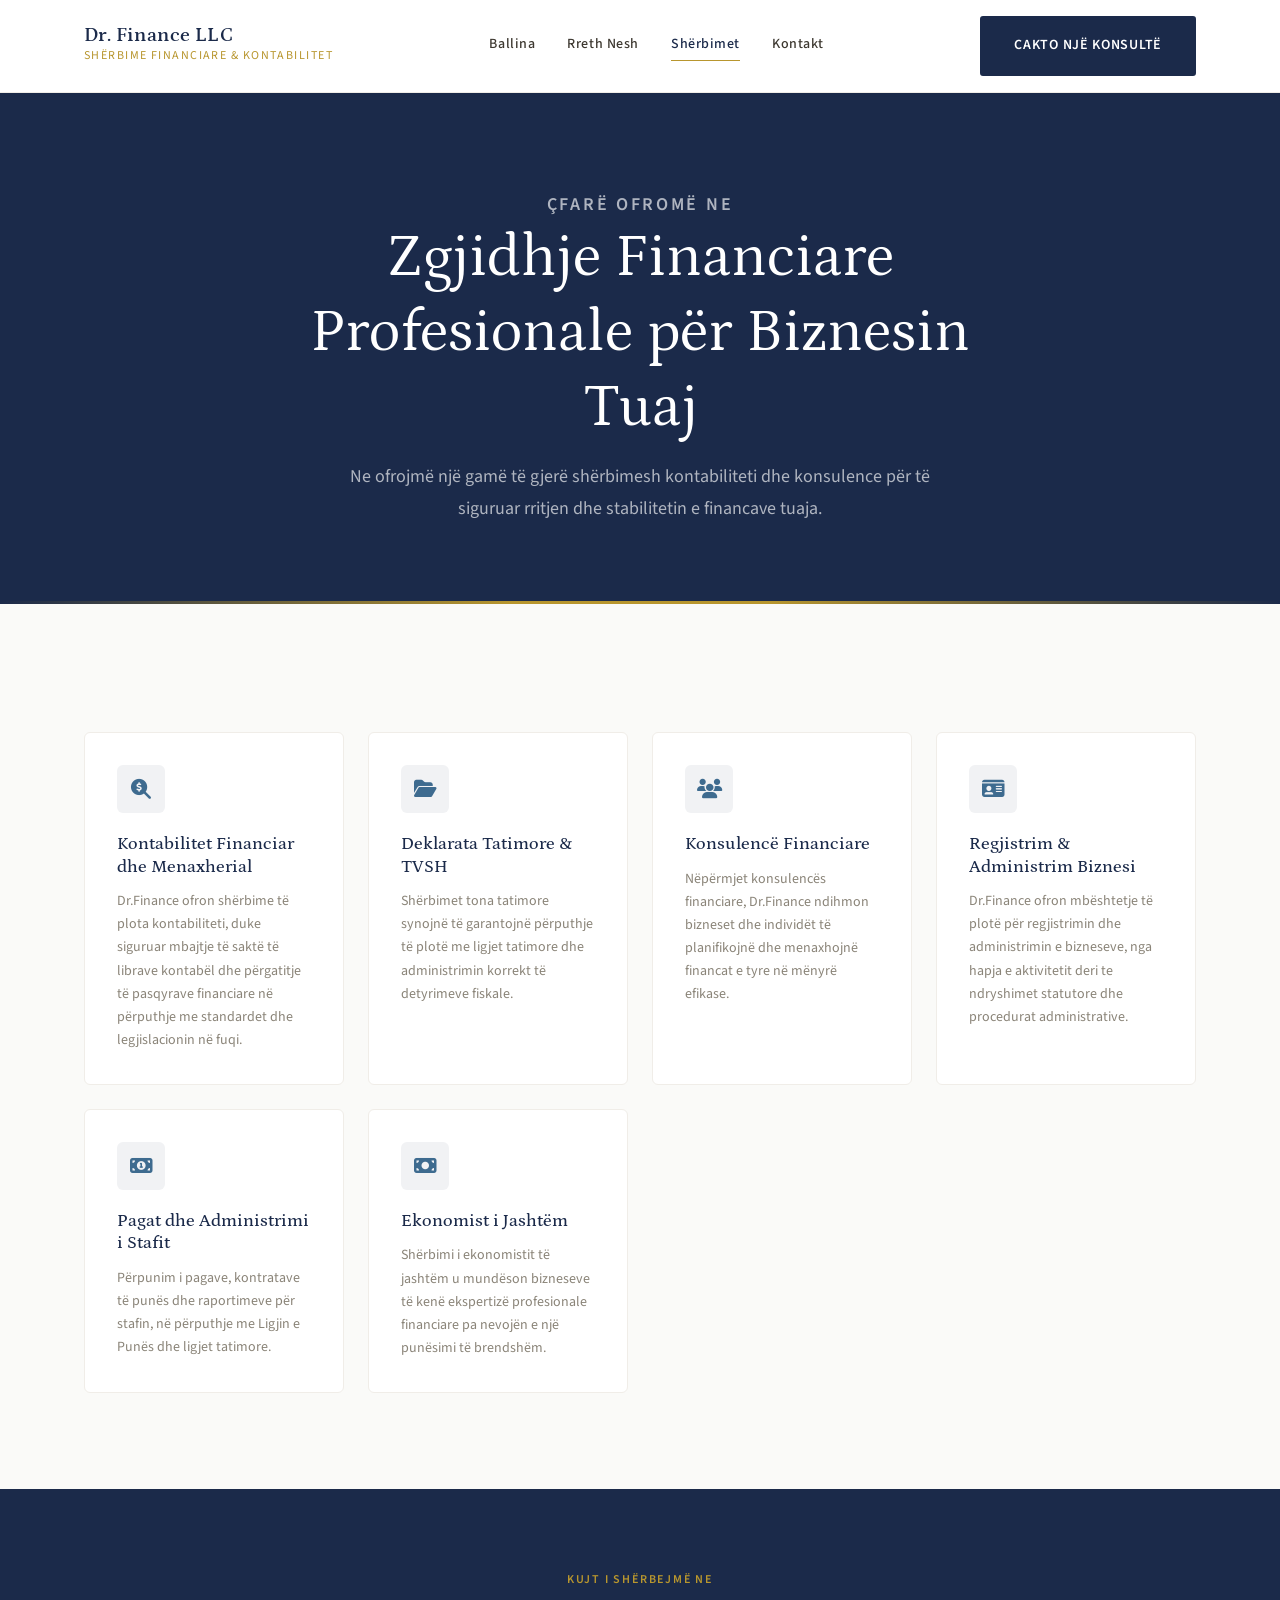
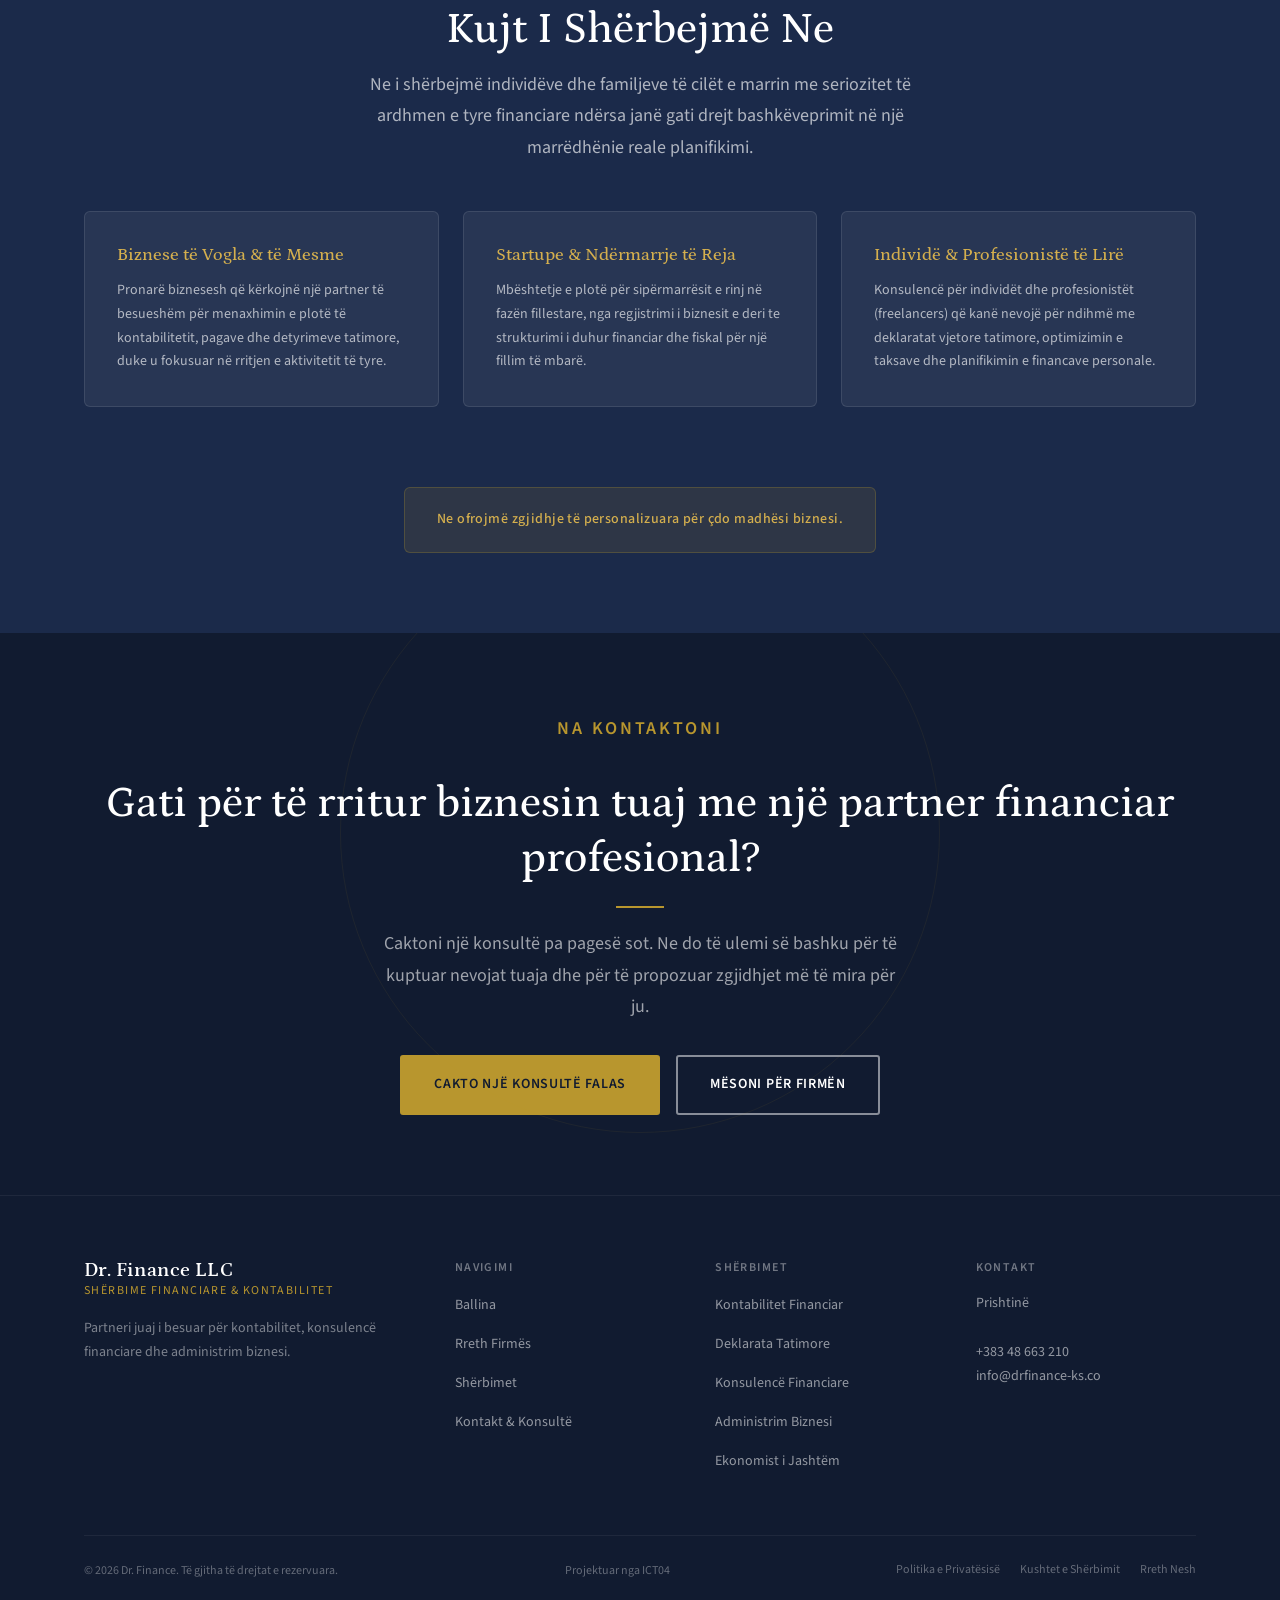
<file: services.html>
<!DOCTYPE html>
<html lang="sq">
<head>
  <meta charset="UTF-8">
  <meta name="viewport" content="width=device-width, initial-scale=1.0">
  <title>Shërbimet — Dr. Finance LLC</title>
  <link rel="stylesheet" href="styles.css">
  <link rel="stylesheet" href="https://cdnjs.cloudflare.com/ajax/libs/font-awesome/6.5.0/css/all.min.css">
  </head>
<body>



<!-- Header -->
<header class="header">
  <div class="container">
    <a href="index.html" class="logo">
      <span class="logo-name">Dr. Finance LLC</span>
      <span class="logo-tag">Shërbime Financiare & Kontabilitet</span>
    </a>
    <button class="nav-toggle" aria-label="Toggle menu" aria-expanded="false">
      <span></span>
      <span></span>
      <span></span>
    </button>
    <nav class="nav">
      <a href="index.html" class="nav-link">Ballina</a>
      <a href="about.html" class="nav-link">Rreth Nesh</a>
      <a href="services.html" class="nav-link active">Shërbimet</a>
      <a href="contact.html" class="nav-link">Kontakt</a>
    </nav>
    <a href="contact.html" class="btn btn--navy header-cta">Cakto një Konsultë</a>
  </div>
</header>

<!-- Page Hero -->
<section class="page-hero">
  <div class="container--narrow">
    <p class="section-label" style="text-align:center;">Çfarë Ofromë Ne</p>
    <h1>Zgjidhje Financiare Profesionale për Biznesin Tuaj</h1>
    <p>Ne ofrojmë një gamë të gjerë shërbimesh kontabiliteti dhe konsulence për të siguruar rritjen dhe stabilitetin e financave tuaja.</p>
  </div>
</section>

<!-- Services Grid -->
<section class="section">
  <div class="container">
    <div class="services-grid" style="margin-top: 2rem;">
      <!-- Service 1 -->
      <div class="service-card">
        <div class="service-icon">
          <i class="fa-solid fa-magnifying-glass-dollar"></i>
        </div>
        <h3>Kontabilitet Financiar dhe Menaxherial</h3>
        <p>Dr.Finance ofron shërbime të plota kontabiliteti, duke siguruar mbajtje të saktë të librave kontabël dhe përgatitje të pasqyrave financiare në përputhje me standardet dhe legjislacionin në fuqi.</p>
      </div>

      <!-- Service 2 -->
      <div class="service-card">
        <div class="service-icon">
          <i class="fa-solid fa-folder-open"></i>
        </div>
        <h3>Deklarata Tatimore & TVSH</h3>
        <p>Shërbimet tona tatimore synojnë të garantojnë përputhje të plotë me ligjet tatimore dhe administrimin korrekt të detyrimeve fiskale.</p>
      </div>

      <!-- Service 3 -->
      <div class="service-card">
        <div class="service-icon">
          <i class="fa-solid fa-users"></i>
        </div>
        <h3>Konsulencë Financiare</h3>
        <p>Nëpërmjet konsulencës financiare, Dr.Finance ndihmon bizneset dhe individët të planifikojnë dhe menaxhojnë financat e tyre në mënyrë efikase.</p>
      </div>

      <!-- Service 4 -->
      <div class="service-card">
        <div class="service-icon">
          <i class="fa-solid fa-id-card"></i>
        </div>
        <h3>Regjistrim & Administrim Biznesi</h3>
        <p>Dr.Finance ofron mbështetje të plotë për regjistrimin dhe administrimin e bizneseve, nga hapja e aktivitetit deri te ndryshimet statutore dhe procedurat administrative.</p>
      </div>

      <!-- Service 5 -->
      <div class="service-card">
        <div class="service-icon">
          <i class="fa-solid fa-money-bill-1"></i>
        </div>
        <h3>Pagat dhe Administrimi i Stafit</h3>
        <p>Përpunim i pagave, kontratave të punës dhe raportimeve për stafin, në përputhje me Ligjin e Punës dhe ligjet tatimore.</p>
      </div>

      <!-- Service 6 -->
      <div class="service-card">
        <div class="service-icon">
          <i class="fa-solid fa-money-bill"></i>
        </div>
        <h3>Ekonomist i Jashtëm</h3>
        <p>Shërbimi i ekonomistit të jashtëm u mundëson bizneseve të kenë ekspertizë profesionale financiare pa nevojën e një punësimi të brendshëm.</p>
      </div>
    </div>
  </div>
</section>

<!-- Who We Work With -->
<section class="ideal-client">
  <div class="container">
    <p class="section-label" style="text-align:center; color: var(--secondary);">Kujt i Shërbejmë Ne</p>
    <h2>Kujt I Shërbejmë Ne</h2>
    <p class="ideal-client-intro">Ne i shërbejmë individëve dhe familjeve të cilët e marrin me seriozitet të ardhmen e tyre financiare ndërsa janë gati drejt bashkëveprimit në një marrëdhënie reale planifikimi.</p>
    <div class="ideal-client-grid">
      <div class="ideal-client-card">
        <h3>Biznese të Vogla & të Mesme</h3>
        <p>Pronarë biznesesh që kërkojnë një partner të besueshëm për menaxhimin e plotë të kontabilitetit, pagave dhe detyrimeve tatimore, duke u fokusuar në rritjen e aktivitetit të tyre.</p>
      </div>
      <div class="ideal-client-card">
        <h3>Startupe & Ndërmarrje të Reja</h3>
        <p>Mbështetje e plotë për sipërmarrësit e rinj në fazën fillestare, nga regjistrimi i biznesit e deri te strukturimi i duhur financiar dhe fiskal për një fillim të mbarë.</p>
      </div>
      <div class="ideal-client-card">
        <h3>Individë & Profesionistë të Lirë</h3>
        <p>Konsulencë për individët dhe profesionistët (freelancers) që kanë nevojë për ndihmë me deklaratat vjetore tatimore, optimizimin e taksave dhe planifikimin e financave personale.</p>
      </div>
    </div>
    <div class="minimum-note-wrap">
      <span class="minimum-note">Ne ofrojmë zgjidhje të personalizuara për çdo madhësi biznesi.</span>
    </div>
  </div>
</section>

<!-- CTA -->
<section class="cta-section">
  <div class="container">
    <p class="section-label" style="color: var(--secondary);">Na Kontaktoni</p>
    <h2>Gati për të rritur biznesin tuaj me një partner financiar profesional?</h2>
    <div class="gold-rule"></div>
    <p>Caktoni një konsultë pa pagesë sot. Ne do të ulemi së bashku për të kuptuar nevojat tuaja dhe për të propozuar zgjidhjet më të mira për ju.</p>
    <div class="cta-actions">
      <a href="contact.html" class="btn btn--primary">Cakto një Konsultë Falas</a>
      <a href="about.html" class="btn btn--outline">Mësoni Për Firmën</a>
    </div>
  </div>
</section>

<!-- Footer -->
<footer class="footer">
  <div class="container">
    <div class="footer-grid">
      <div class="footer-brand">
        <div class="logo">
          <span class="logo-name">Dr. Finance LLC</span>
          <span class="logo-tag">Shërbime Financiare & Kontabilitet</span>
        </div>
        <p class="footer-tagline">Partneri juaj i besuar për kontabilitet, konsulencë financiare dhe administrim biznesi.</p>
      </div>
      <div class="footer-col">
        <h4>Navigimi</h4>
        <ul>
          <li><a href="index.html">Ballina</a></li>
          <li><a href="about.html">Rreth Firmës</a></li>
          <li><a href="services.html">Shërbimet</a></li>
          <li><a href="contact.html">Kontakt &amp; Konsultë</a></li>
        </ul>
      </div>
      <div class="footer-col">
        <h4>Shërbimet</h4>
        <ul>
          <li><a href="services.html">Kontabilitet Financiar</a></li>
          <li><a href="services.html">Deklarata Tatimore</a></li>
          <li><a href="services.html">Konsulencë Financiare</a></li>
          <li><a href="services.html">Administrim Biznesi</a></li>
          <li><a href="services.html">Ekonomist i Jashtëm</a></li>
        </ul>
      </div>
      <div class="footer-col">
        <h4>Kontakt</h4>
        <address>
         Prishtinë<br>
          <br>
          <a href="tel:+35542220000">+383 48 663 210</a><br>
          <a href="mailto:info@drfinance.al">info@drfinance-ks.co</a>
        </address>
      </div>
    </div>
    <div class="footer-bottom" style="margin-top: 1.5rem;">
      <div class="footer-bottom-row">
        <p>&copy; 2026 Dr. Finance. Të gjitha të drejtat e rezervuara.</p>
        <p>Projektuar nga <a href="https://ict04.tech" target="_blank" rel="noopener">ICT04</a></p>
        <div class="footer-legal-links">
          <a href="#">Politika e Privatësisë</a>
          <a href="#">Kushtet e Shërbimit</a>
          <a href="#">Rreth Nesh</a>
        </div>
      </div>
    </div>
  </div>
</footer>

<script>
  const navToggle = document.querySelector('.nav-toggle');
  const nav = document.querySelector('.nav');
  if (navToggle && nav) {
    navToggle.addEventListener('click', () => {
      const isOpen = nav.classList.toggle('nav-open');
      navToggle.classList.toggle('active');
      navToggle.setAttribute('aria-expanded', isOpen);
    });
  }
</script>
</body>
</html>
</file>
<file: styles.css>
/* ============================================================
   Crestline Wealth Advisors — Template Styles
   Design by ZADIE (https://zadie.com)
   ============================================================ */

@import url('https://fonts.googleapis.com/css2?family=Petrona:ital,wght@0,300;0,400;0,500;0,600;0,700;1,300;1,400;1,500&family=Source+Sans+3:ital,wght@0,300;0,400;0,500;0,600;0,700;1,400&display=swap');

/* ============================================================
   CSS Custom Properties
   ============================================================ */

:root {
  /* Brand Colors */
  --primary: #1B2A4A;
  --primary-dark: #111B30;
  --primary-light: #2C4270;
  --secondary: #B8962E;
  --secondary-light: #D4AF4E;
  --secondary-dark: #8C6E1A;
  --accent: #3E6B8F;
  --white: #FFFFFF;
  --bg: #FAFAF8;
  --gray-light: #F0EDE8;
  --gray: #8A8478;
  --gray-dark: #3D3830;

  /* Typography */
  --font-heading: 'Petrona', Georgia, serif;
  --font-body: 'Source Sans 3', 'Gill Sans', sans-serif;

  /* Font Sizes */
  --size-xs: 0.75rem;
  --size-sm: 0.875rem;
  --size-base: 1rem;
  --size-lg: 1.125rem;
  --size-xl: 1.25rem;
  --size-2xl: 1.5rem;
  --size-3xl: 1.875rem;
  --size-4xl: 2.25rem;
  --size-5xl: 3rem;
  --size-6xl: 3.75rem;

  /* Spacing */
  --space-1: 0.25rem;
  --space-2: 0.5rem;
  --space-3: 0.75rem;
  --space-4: 1rem;
  --space-5: 1.25rem;
  --space-6: 1.5rem;
  --space-8: 2rem;
  --space-10: 2.5rem;
  --space-12: 3rem;
  --space-16: 4rem;
  --space-20: 5rem;
  --space-24: 6rem;
  --space-32: 8rem;

  /* Shadows */
  --shadow-sm: 0 1px 4px rgba(27, 42, 74, 0.08);
  --shadow-md: 0 4px 16px rgba(27, 42, 74, 0.12);
  --shadow-lg: 0 8px 32px rgba(27, 42, 74, 0.16);
  --shadow-xl: 0 16px 48px rgba(27, 42, 74, 0.20);

  /* Border Radius */
  --radius-sm: 3px;
  --radius-md: 6px;
  --radius-lg: 12px;

  /* Transitions */
  --transition-fast: 150ms ease;
  --transition-normal: 300ms ease;
  --transition-slow: 500ms ease;
}

/* ============================================================
   Reset & Base
   ============================================================ */

*, *::before, *::after {
  box-sizing: border-box;
  margin: 0;
  padding: 0;
}


html {
  font-size: 16px;
  scroll-behavior: smooth;
}
.advisor-row{
  display: grid;
  grid-template-columns: repeat(3,1fr);
  gap: 40px;
  margin-top: 40px;
}

.advisor-card{
  background: white;
  padding: 25px;
  border-radius: 8px;
  text-align: center;
  box-shadow: 0 5px 15px rgba(0,0,0,0.08);
}

.advisor-card-photo{
  width:120px;
  height:120px;
  margin:auto;
  border-radius:50%;
  overflow:hidden;
  margin-bottom:15px;
}

.advisor-card-photo-inner{
  width:100%;
  height:100%;
  background-size:cover;
  background-position:center;
}

.credentials{
  margin:10px 0;
}

.credential-badge{
  background:#c9a227;
  color:white;
  padding:5px 10px;
  border-radius:5px;
  font-size:12px;
}


@media (max-width: 992px){
  .advisor-row{
    grid-template-columns: repeat(2,1fr);
  }
}



@media (max-width: 600px){
  .advisor-row{
    grid-template-columns: 1fr;
  }

  .advisor-card{
    padding:20px;
  }

  .advisor-card-photo{
    width:100px;
    height:100px;
  }
}

.values-grid{
  display:grid;
  grid-template-columns: repeat(3,1fr);
  gap:30px;
  margin-top:40px;
}

.value-item{
  background:white;
  padding:25px;
  border-radius:8px;
  text-align:center;
  transition: transform 0.3s ease, box-shadow 0.3s ease;
}

.value-number{
  font-size:32px;
  font-weight:bold;
  color:#c9a227;
  margin-bottom:10px;
}

/* Hover effect */
.value-item:hover{
  transform: scale(1.05);
  box-shadow:0 10px 25px rgba(0,0,0,0.15);
}

/* Tablet */
@media (max-width:900px){
  .values-grid{
    grid-template-columns:repeat(2,1fr);
  }
}

/* Phone */
@media (max-width:600px){
  .values-grid{
    grid-template-columns:1fr;
  }
}


/**/

body {
  font-family: var(--font-body);
  font-size: var(--size-base);
  color: var(--gray-dark);
  background-color: var(--bg);
  line-height: 1.7;
  -webkit-font-smoothing: antialiased;
}

img {
  max-width: 100%;
  display: block;
}

a {
  color: inherit;
  text-decoration: none;
}

ul, ol {
  list-style: none;
}

/* ============================================================
   Typography
   ============================================================ */

h1, h2, h3, h4, h5, h6 {
  font-family: var(--font-heading);
  font-weight: 500;
  line-height: 1.25;
  color: var(--primary);
}

h1 { font-size: clamp(2.25rem, 5vw, 3.75rem); }
h2 { font-size: clamp(1.75rem, 3.5vw, 2.75rem); }
h3 { font-size: clamp(1.25rem, 2.5vw, 1.75rem); }
h4 { font-size: var(--size-xl); }

p {
  color: var(--gray-dark);
  line-height: 1.75;
}

/* ============================================================
   Layout Utilities
   ============================================================ */

.container {
  max-width: 1160px;
  margin: 0 auto;
  padding: 0 var(--space-6);
}

.container--narrow {
  max-width: 800px;
  margin: 0 auto;
  padding: 0 var(--space-6);
}

.section {
  padding: var(--space-24) 0;
}

.section--alt {
  background-color: var(--gray-light);
}

.section--dark {
  background-color: var(--primary);
}

.section--navy {
  background-color: var(--primary-dark);
}

.section-label {
  font-family: var(--font-body);
  font-size: var(--size-xs);
  font-weight: 600;
  letter-spacing: 0.15em;
  text-transform: uppercase;
  color: var(--secondary);
  margin-bottom: var(--space-3);
}

.section-header {
  text-align: center;
  margin-bottom: var(--space-16);
}

.section-header h2 {
  margin-bottom: var(--space-4);
}

.section-header p {
  font-size: var(--size-lg);
  color: var(--gray);
  max-width: 600px;
  margin: 0 auto;
}

/* Gold rule divider */
.gold-rule {
  width: 48px;
  height: 2px;
  background-color: var(--secondary);
  margin: var(--space-5) auto;
}

.gold-rule--left {
  margin-left: 0;
}

/* ============================================================
   Buttons
   ============================================================ */

.btn {
  display: inline-block;
  font-family: var(--font-body);
  font-size: var(--size-sm);
  font-weight: 600;
  letter-spacing: 0.05em;
  text-transform: uppercase;
  padding: var(--space-4) var(--space-8);
  border-radius: var(--radius-sm);
  cursor: pointer;
  transition: all var(--transition-normal);
  border: 2px solid transparent;
  text-align: center;
}

.btn--primary {
  background-color: var(--secondary);
  color: var(--primary-dark);
  border-color: var(--secondary);
}

.btn--primary:hover {
  background-color: var(--secondary-dark);
  border-color: var(--secondary-dark);
  transform: translateY(-1px);
  box-shadow: var(--shadow-md);
}

.btn--outline {
  background-color: transparent;
  color: var(--white);
  border-color: rgba(255, 255, 255, 0.5);
}

.btn--outline:hover {
  border-color: var(--secondary);
  color: var(--secondary);
  transform: translateY(-1px);
}

.btn--outline-dark {
  background-color: transparent;
  color: var(--primary);
  border-color: var(--primary);
}

.btn--outline-dark:hover {
  background-color: var(--primary);
  color: var(--white);
  transform: translateY(-1px);
}

.btn--navy {
  background-color: var(--primary);
  color: var(--white);
  border-color: var(--primary);
}

.btn--navy:hover {
  background-color: var(--primary-dark);
  border-color: var(--primary-dark);
  transform: translateY(-1px);
  box-shadow: var(--shadow-md);
}

/* ============================================================
   Header & Navigation
   ============================================================ */

.header {
  position: sticky;
  top: 0;
  z-index: 300;
  background-color: var(--white);
  border-bottom: 1px solid var(--gray-light);
  box-shadow: var(--shadow-sm);
}

.header .container {
  width: 100%;
  display: flex;
  align-items: center;
  justify-content: space-between;
  padding-top: var(--space-4);
  padding-bottom: var(--space-4);
  gap: var(--space-8);
}

.logo {
  display: flex;
  flex-direction: column;
  gap: 1px;
  flex-shrink: 0;
}

.logo-name {
  font-family: var(--font-heading);
  font-size: var(--size-xl);
  font-weight: 600;
  color: var(--primary);
  letter-spacing: 0.02em;
  line-height: 1;
}

.logo-tag {
  font-family: var(--font-body);
  font-size: var(--size-xs);
  font-weight: 400;
  letter-spacing: 0.12em;
  text-transform: uppercase;
  color: var(--secondary);
}

.nav {
  display: flex;
  align-items: center;
  gap: var(--space-8);
}

.nav-link {
  font-family: var(--font-body);
  font-size: var(--size-sm);
  font-weight: 500;
  letter-spacing: 0.04em;
  color: var(--gray-dark);
  transition: color var(--transition-fast);
  position: relative;
  padding-bottom: 2px;
}

.nav-link::after {
  content: '';
  position: absolute;
  bottom: -2px;
  left: 0;
  width: 0;
  height: 1px;
  background-color: var(--secondary);
  transition: width var(--transition-normal);
}

.nav-link:hover {
  color: var(--primary);
}

.nav-link:hover::after {
  width: 100%;
}

.nav-link.active {
  color: var(--primary);
}

.nav-link.active::after {
  width: 100%;
}

.header-cta {
  flex-shrink: 0;
}

/* Hamburger */
.nav-toggle {
  display: none;
  background: none;
  border: none;
  cursor: pointer;
  padding: var(--space-2);
  color: var(--primary);
  flex-shrink: 0;
}

.nav-toggle span {
  display: block;
  width: 24px;
  height: 2px;
  background: currentColor;
  margin: 5px 0;
  transition: transform 0.3s ease, opacity 0.3s ease;
}

.nav-toggle.active span:nth-child(1) {
  transform: rotate(45deg) translate(5px, 5px);
}

.nav-toggle.active span:nth-child(2) {
  opacity: 0;
}

.nav-toggle.active span:nth-child(3) {
  transform: rotate(-45deg) translate(5px, -5px);
}

@media (max-width: 768px) {
  .nav-toggle {
    display: block;
  }

  .nav {
    display: none;
    position: absolute;
    top: 100%;
    left: 0;
    right: 0;
    background-color: var(--white);
    flex-direction: column;
    padding: var(--space-4) 0;
    box-shadow: var(--shadow-md);
    gap: 0;
    z-index: 99;
    border-top: 1px solid var(--gray-light);
  }

  .nav.nav-open {
    display: flex;
  }

  .nav-link {
    padding: var(--space-3) var(--space-8);
    width: 100%;
    text-align: center;
  }

  .nav-link::after {
    display: none;
  }

  .header-cta {
    display: none;
  }
}

/* ============================================================
   Hero Section
   ============================================================ */

.hero {
  background-color: var(--primary-dark);
  background-image: url('images/placeholder.jpg');
  background-size: cover;
  background-position: center;
  position: relative;
  overflow: hidden;
  padding: var(--space-32) 0;
}

.hero::before {
  content: '';
  position: absolute;
  inset: 0;
  background: rgba(17, 27, 48, 0.72);
  pointer-events: none;
  z-index: 0;
}

.hero::after {
  content: '';
  position: absolute;
  bottom: 0;
  left: 0;
  right: 0;
  height: 3px;
  background: linear-gradient(90deg, var(--secondary) 0%, transparent 60%);
  pointer-events: none;
  z-index: 1;
}

.hero-inner {
  position: relative;
  z-index: 1;
  max-width: 800px;
}

.hero-label {
  font-family: var(--font-body);
  font-size: var(--size-xs);
  font-weight: 600;
  letter-spacing: 0.18em;
  text-transform: uppercase;
  color: var(--secondary);
  margin-bottom: var(--space-5);
}

.hero h1 {
  color: var(--white);
  margin-bottom: var(--space-6);
  font-weight: 400;
  font-style: italic;
}

.hero h1 em {
  font-style: normal;
  color: var(--secondary-light);
}

.hero-sub {
  font-size: var(--size-lg);
  color: rgba(255, 255, 255, 0.72);
  max-width: 580px;
  margin-bottom: var(--space-10);
  line-height: 1.8;
}

.hero-actions {
  display: flex;
  gap: var(--space-4);
  flex-wrap: wrap;
}

/* Decorative gold line */
.hero-gold-line {
  position: absolute;
  bottom: 0;
  left: 0;
  right: 0;
  height: 3px;
  background: linear-gradient(90deg, var(--secondary) 0%, transparent 60%);
}

/* ============================================================
   Services Grid
   ============================================================ */

.services-grid {
  display: grid;
  grid-template-columns: repeat(4, 1fr);
  gap: var(--space-6);
}

@media (max-width: 1024px) {
  .services-grid {
    grid-template-columns: repeat(2, 1fr);
  }
}

@media (max-width: 480px) {
  .services-grid {
    grid-template-columns: 1fr;
  }
}

.service-card {
  background-color: var(--white);
  border: 1px solid var(--gray-light);
  padding: var(--space-8);
  border-radius: var(--radius-md);
  transition: all var(--transition-normal);
  position: relative;
}

.service-card::before {
  content: '';
  position: absolute;
  top: 0;
  left: 0;
  width: 100%;
  height: 3px;
  background-color: var(--secondary);
  border-radius: var(--radius-md) var(--radius-md) 0 0;
  opacity: 0;
  transition: opacity var(--transition-normal);
}

.service-card:hover {
  box-shadow: var(--shadow-lg);
  transform: translateY(-3px);
}

.service-card:hover::before {
  opacity: 1;
}

.service-icon {
  width: 48px;
  height: 48px;
  display: flex;
  align-items: center;
  justify-content: center;
  background-color: rgba(27, 42, 74, 0.06);
  border-radius: var(--radius-md);
  margin-bottom: var(--space-5);
  color: var(--accent);
  font-size: var(--size-xl);
}

.service-card h3 {
  font-size: var(--size-lg);
  margin-bottom: var(--space-3);
}

.service-card p {
  font-size: var(--size-sm);
  color: var(--gray);
  line-height: 1.65;
}

/* ============================================================
   Philosophy / Feature Sections
   ============================================================ */

.philosophy-grid {
  display: grid;
  grid-template-columns: 1fr 1fr;
  gap: var(--space-16);
  align-items: center;
}

@media (max-width: 768px) {
  .philosophy-grid {
    grid-template-columns: 1fr;
    gap: var(--space-10);
  }
}

.philosophy-content h2 {
  margin-bottom: var(--space-5);
}

.philosophy-content p {
  margin-bottom: var(--space-5);
  color: var(--gray);
  font-size: var(--size-lg);
}

.philosophy-visual {
  background: linear-gradient(145deg, var(--primary-light) 0%, var(--primary-dark) 100%);
  background-image: url('images/placeholder.jpg');
  background-size: cover;
  background-position: center;
  border-radius: var(--radius-lg);
  aspect-ratio: 4 / 3;
  position: relative;
  overflow: hidden;
}

/* Subtle overlay to preserve contrast */
.philosophy-visual::before {
  content: '';
  position: absolute;
  inset: 0;
  background: rgba(17, 27, 48, 0.15);
  border-radius: var(--radius-lg);
}

.philosophy-visual::after {
  content: none;
}

.pillars {
  display: flex;
  flex-direction: column;
  gap: var(--space-5);
  margin-top: var(--space-8);
}

.pillar {
  display: flex;
  gap: var(--space-4);
  align-items: flex-start;
}

.pillar-icon {
  width: 36px;
  height: 36px;
  border-radius: 50%;
  background-color: rgba(184, 150, 46, 0.12);
  display: flex;
  align-items: center;
  justify-content: center;
  color: var(--secondary);
  font-size: var(--size-sm);
  flex-shrink: 0;
  margin-top: 2px;
}

.pillar-text strong {
  display: block;
  font-family: var(--font-heading);
  font-size: var(--size-base);
  color: var(--primary);
  margin-bottom: var(--space-1);
}

.pillar-text p {
  font-size: var(--size-sm);
  color: var(--gray);
  margin: 0;
  line-height: 1.6;
}

/* ============================================================
   Stats Bar
   ============================================================ */

.stats-bar {
  background-color: var(--primary);
  padding: var(--space-16) 0;
}

.stats-grid {
  display: grid;
  grid-template-columns: repeat(4, 1fr);
  gap: var(--space-8);
  text-align: center;
}

@media (max-width: 768px) {
  .stats-grid {
    grid-template-columns: repeat(2, 1fr);
    gap: var(--space-10);
  }
}

@media (max-width: 480px) {
  .stats-grid {
    grid-template-columns: 1fr;
  }
}

.stat-item {
  position: relative;
}

.stat-item + .stat-item::before {
  content: '';
  position: absolute;
  left: 0;
  top: 10%;
  height: 80%;
  width: 1px;
  background-color: rgba(255, 255, 255, 0.1);
}

@media (max-width: 768px) {
  .stat-item + .stat-item::before {
    display: none;
  }
}

.stat-number {
  font-family: var(--font-heading);
  font-size: var(--size-5xl);
  font-weight: 500;
  color: var(--secondary);
  line-height: 1;
  margin-bottom: var(--space-2);
}

.stat-label {
  font-family: var(--font-body);
  font-size: var(--size-sm);
  font-weight: 500;
  letter-spacing: 0.06em;
  text-transform: uppercase;
  color: rgba(255, 255, 255, 0.65);
}

/* ============================================================
   Advisor Profile Preview
   ============================================================ */

.advisor-preview {
  display: grid;
  grid-template-columns: 340px 1fr;
  gap: var(--space-16);
  align-items: center;
}

@media (max-width: 1024px) {
  .advisor-preview {
    grid-template-columns: 260px 1fr;
    gap: var(--space-10);
  }
}

@media (max-width: 768px) {
  .advisor-preview {
    grid-template-columns: 1fr;
    gap: var(--space-8);
  }
}

.advisor-photo {
  background: linear-gradient(160deg, #4A6080 0%, #2C3E55 100%);
  background-image: url('images/placeholder.jpg');
  background-size: cover;
  background-position: center top;
  border-radius: var(--radius-md);
  aspect-ratio: 3 / 4;
}

.advisor-content h2 {
  margin-bottom: var(--space-2);
}

.advisor-title {
  font-size: var(--size-sm);
  font-weight: 500;
  letter-spacing: 0.08em;
  text-transform: uppercase;
  color: var(--secondary);
  margin-bottom: var(--space-5);
}

.credentials {
  display: flex;
  gap: var(--space-3);
  flex-wrap: wrap;
  margin: var(--space-5) 0;
}

.credential-badge {
  font-family: var(--font-body);
  font-size: var(--size-xs);
  font-weight: 700;
  letter-spacing: 0.08em;
  color: var(--primary);
  background-color: var(--gray-light);
  border: 1px solid rgba(27, 42, 74, 0.15);
  padding: var(--space-1) var(--space-3);
  border-radius: var(--radius-sm);
}

.advisor-bio {
  font-size: var(--size-lg);
  color: var(--gray);
  margin-bottom: var(--space-6);
  font-style: italic;
}

/* ============================================================
   Testimonials
   ============================================================ */

.testimonials-grid {
  display: grid;
  grid-template-columns: repeat(3, 1fr);
  gap: var(--space-6);
}

@media (max-width: 1024px) {
  .testimonials-grid {
    grid-template-columns: 1fr;
    max-width: 680px;
    margin: 0 auto;
  }
}

.testimonial-card {
  background-color: var(--white);
  padding: var(--space-8);
  border-radius: var(--radius-md);
  border: 1px solid var(--gray-light);
  position: relative;
}

.testimonial-card::before {
  content: '\201C';
  position: absolute;
  top: var(--space-5);
  right: var(--space-6);
  font-family: var(--font-heading);
  font-size: 4rem;
  color: var(--gray-light);
  line-height: 1;
}

.testimonial-stars {
  color: var(--secondary);
  font-size: var(--size-sm);
  margin-bottom: var(--space-4);
  letter-spacing: 2px;
}

.testimonial-text {
  font-size: var(--size-base);
  color: var(--gray-dark);
  line-height: 1.75;
  margin-bottom: var(--space-6);
  font-style: italic;
}

.testimonial-author {
  display: flex;
  align-items: center;
  gap: var(--space-4);
}

.testimonial-avatar {
  width: 44px;
  height: 44px;
  border-radius: 50%;
  background: linear-gradient(135deg, #6B8CAE 0%, #3E5A78 100%);
  background-image: url('images/placeholder.jpg');
  background-size: cover;
  background-position: center;
  flex-shrink: 0;
}

.testimonial-name {
  font-family: var(--font-heading);
  font-size: var(--size-base);
  font-weight: 500;
  color: var(--primary);
}

.testimonial-role {
  font-size: var(--size-xs);
  color: var(--gray);
  letter-spacing: 0.05em;
}

/* ============================================================
   About Page
   ============================================================ */

.page-hero {
  background-color: var(--primary);
  padding: var(--space-20) 0;
  text-align: center;
  position: relative;
  overflow: hidden;
}

.page-hero::after {
  content: '';
  position: absolute;
  bottom: 0;
  left: 0;
  right: 0;
  height: 3px;
  background: linear-gradient(90deg, transparent 0%, var(--secondary) 40%, var(--secondary) 60%, transparent 100%);
}

.page-hero h1 {
  color: var(--white);
  font-weight: 400;
}

.page-hero p {
  color: rgba(255, 255, 255, 0.65);
  font-size: var(--size-lg);
  max-width: 600px;
  margin: var(--space-4) auto 0;
}

/* Advisors Grid */
.advisors-grid {
  display: grid;
  grid-template-columns: repeat(3, 1fr);
  gap: var(--space-8);
}

@media (max-width: 1024px) {
  .advisors-grid {
    grid-template-columns: repeat(2, 1fr);
  }
}

@media (max-width: 640px) {
  .advisors-grid {
    grid-template-columns: 1fr;
    max-width: 420px;
    margin: 0 auto;
  }
}

.advisor-card {
  text-align: center;
}

.advisor-card-photo {
  width: 100%;
  aspect-ratio: 3 / 4;
  border-radius: var(--radius-md);
  margin-bottom: var(--space-5);
  overflow: hidden;
}

.advisor-card-photo-inner {
  width: 100%;
  height: 100%;
  background: linear-gradient(160deg, #7A9DB8 0%, #3A5970 50%, #1F3347 100%);
  background-image: url('images/placeholder.jpg');
  background-size: cover;
  background-position: center top;
}

.advisor-card h3 {
  font-size: var(--size-xl);
  margin-bottom: var(--space-1);
}

.advisor-card .advisor-title {
  margin-bottom: var(--space-3);
}

.advisor-card .credentials {
  justify-content: center;
}

.advisor-specialty {
  font-size: var(--size-sm);
  color: var(--gray);
  margin-top: var(--space-3);
}

/* Values Grid */
.values-grid {
  display: grid;
  grid-template-columns: repeat(3, 1fr);
  gap: var(--space-8);
}

@media (max-width: 768px) {
  .values-grid {
    grid-template-columns: 1fr;
    gap: var(--space-6);
  }
}

.value-item {
  text-align: center;
  padding: var(--space-8);
}

.value-number {
  font-family: var(--font-heading);
  font-size: var(--size-6xl);
  color: rgba(27, 42, 74, 0.06);
  font-weight: 600;
  line-height: 1;
  margin-bottom: var(--space-3);
}

.value-item h3 {
  font-size: var(--size-lg);
  margin-bottom: var(--space-3);
}

.value-item p {
  font-size: var(--size-sm);
  color: var(--gray);
}

/* Registrations / Memberships */
.registrations-grid {
  display: grid;
  grid-template-columns: repeat(4, 1fr);
  gap: var(--space-6);
  text-align: center;
}

@media (max-width: 768px) {
  .registrations-grid {
    grid-template-columns: repeat(2, 1fr);
  }
}

.registration-item {
  padding: var(--space-6);
  background-color: var(--white);
  border: 1px solid var(--gray-light);
  border-radius: var(--radius-md);
}

.registration-badge {
  font-family: var(--font-heading);
  font-size: var(--size-2xl);
  font-weight: 600;
  color: var(--primary);
  margin-bottom: var(--space-2);
}

.registration-label {
  font-size: var(--size-xs);
  color: var(--gray);
  letter-spacing: 0.05em;
}

/* ============================================================
   Services Page
   ============================================================ */

.services-detail-section {
  padding: var(--space-20) 0;
  border-bottom: 1px solid var(--gray-light);
}

.services-detail-section:last-child {
  border-bottom: none;
}

.service-detail-inner {
  display: grid;
  grid-template-columns: 1fr 2fr;
  gap: var(--space-16);
  align-items: start;
}

@media (max-width: 768px) {
  .service-detail-inner {
    grid-template-columns: 1fr;
    gap: var(--space-8);
  }
}

.service-detail-sidebar {
  position: sticky;
  top: calc(var(--space-20) + 70px);
}

.service-detail-sidebar .service-icon {
  width: 60px;
  height: 60px;
  font-size: var(--size-2xl);
  margin-bottom: var(--space-5);
}

.service-detail-sidebar h2 {
  font-size: var(--size-3xl);
  margin-bottom: var(--space-4);
}

.service-fee {
  display: inline-block;
  font-family: var(--font-body);
  font-size: var(--size-sm);
  font-weight: 600;
  color: var(--secondary);
  border: 1px solid var(--secondary);
  padding: var(--space-2) var(--space-4);
  border-radius: var(--radius-sm);
  margin-top: var(--space-4);
  letter-spacing: 0.03em;
}

.service-features {
  display: flex;
  flex-direction: column;
  gap: var(--space-5);
}

.service-feature {
  display: flex;
  gap: var(--space-4);
  align-items: flex-start;
  padding: var(--space-5);
  background-color: var(--white);
  border: 1px solid var(--gray-light);
  border-radius: var(--radius-md);
  transition: all var(--transition-normal);
}

.service-feature:hover {
  box-shadow: var(--shadow-md);
  border-color: rgba(184, 150, 46, 0.3);
}

.service-feature-icon {
  width: 40px;
  height: 40px;
  border-radius: var(--radius-md);
  background-color: rgba(62, 107, 143, 0.08);
  display: flex;
  align-items: center;
  justify-content: center;
  color: var(--accent);
  font-size: var(--size-base);
  flex-shrink: 0;
}

.service-feature h4 {
  font-size: var(--size-base);
  color: var(--primary);
  margin-bottom: var(--space-1);
}

.service-feature p {
  font-size: var(--size-sm);
  color: var(--gray);
  margin: 0;
  line-height: 1.6;
}

/* Who We Work With */
.ideal-client {
  background-color: var(--primary);
  padding: var(--space-20) 0;
}

.ideal-client h2 {
  color: var(--white);
  text-align: center;
  margin-bottom: var(--space-3);
}

.ideal-client-intro {
  text-align: center;
  color: rgba(255, 255, 255, 0.65);
  font-size: var(--size-lg);
  margin-bottom: var(--space-12);
  max-width: 600px;
  margin-left: auto;
  margin-right: auto;
}

.ideal-client-grid {
  display: grid;
  grid-template-columns: repeat(3, 1fr);
  gap: var(--space-6);
}

@media (max-width: 768px) {
  .ideal-client-grid {
    grid-template-columns: 1fr;
  }
}

.ideal-client-card {
  background-color: rgba(255, 255, 255, 0.06);
  border: 1px solid rgba(255, 255, 255, 0.1);
  border-radius: var(--radius-md);
  padding: var(--space-8);
}

.ideal-client-card h3 {
  color: var(--secondary-light);
  font-size: var(--size-lg);
  margin-bottom: var(--space-3);
}

.ideal-client-card p {
  color: rgba(255, 255, 255, 0.65);
  font-size: var(--size-sm);
  line-height: 1.7;
}

.minimum-note {
  text-align: center;
  margin-top: var(--space-10);
  padding: var(--space-5) var(--space-8);
  background-color: rgba(184, 150, 46, 0.12);
  border: 1px solid rgba(184, 150, 46, 0.25);
  border-radius: var(--radius-md);
  display: inline-block;
  color: var(--secondary-light);
  font-size: var(--size-sm);
  font-weight: 500;
  letter-spacing: 0.03em;
}

.minimum-note-wrap {
  text-align: center;
  margin-top: var(--space-10);
}

/* ============================================================
   Contact Page
   ============================================================ */

.contact-layout {
  display: grid;
  grid-template-columns: 1fr 1fr;
  gap: var(--space-16);
  align-items: start;
}

@media (max-width: 1024px) {
  .contact-layout {
    grid-template-columns: 1fr;
    gap: var(--space-10);
  }
}

.contact-form-wrap {
  background-color: var(--white);
  padding: var(--space-10);
  border-radius: var(--radius-lg);
  border: 1px solid var(--gray-light);
  box-shadow: var(--shadow-md);
}

.contact-form-wrap h2 {
  margin-bottom: var(--space-2);
}

.contact-form-wrap .section-label {
  margin-bottom: var(--space-2);
}

.form-intro {
  color: var(--gray);
  font-size: var(--size-sm);
  margin-bottom: var(--space-8);
}

.form-group {
  margin-bottom: var(--space-5);
}

.form-row {
  display: grid;
  grid-template-columns: 1fr 1fr;
  gap: var(--space-4);
}

@media (max-width: 480px) {
  .form-row {
    grid-template-columns: 1fr;
  }
}

label {
  display: block;
  font-size: var(--size-sm);
  font-weight: 600;
  color: var(--gray-dark);
  margin-bottom: var(--space-2);
  letter-spacing: 0.03em;
}

input, select, textarea {
  width: 100%;
  padding: var(--space-3) var(--space-4);
  border: 1px solid #D8D4CE;
  border-radius: var(--radius-sm);
  font-family: var(--font-body);
  font-size: var(--size-base);
  color: var(--gray-dark);
  background-color: var(--bg);
  transition: border-color var(--transition-fast), box-shadow var(--transition-fast);
  appearance: none;
}

input:focus, select:focus, textarea:focus {
  outline: none;
  border-color: var(--accent);
  box-shadow: 0 0 0 3px rgba(62, 107, 143, 0.1);
}

textarea {
  min-height: 120px;
  resize: vertical;
  line-height: 1.6;
}

select {
  background-image: url("data:image/svg+xml,%3Csvg xmlns='http://www.w3.org/2000/svg' width='12' height='8' viewBox='0 0 12 8'%3E%3Cpath d='M1 1l5 5 5-5' stroke='%238A8478' stroke-width='1.5' fill='none' stroke-linecap='round'/%3E%3C/svg%3E");
  background-repeat: no-repeat;
  background-position: right 14px center;
  padding-right: var(--space-8);
}

.contact-info-section {
  padding-top: var(--space-4);
}

.contact-info-section h2 {
  margin-bottom: var(--space-6);
}

.contact-detail {
  display: flex;
  gap: var(--space-4);
  margin-bottom: var(--space-6);
  align-items: flex-start;
}

.contact-detail-icon {
  width: 40px;
  height: 40px;
  background-color: var(--gray-light);
  border-radius: var(--radius-md);
  display: flex;
  align-items: center;
  justify-content: center;
  color: var(--accent);
  flex-shrink: 0;
}

.contact-detail-icon i {
  font-size: var(--size-base);
}

.contact-detail strong {
  display: block;
  font-size: var(--size-sm);
  font-weight: 600;
  color: var(--primary);
  margin-bottom: var(--space-1);
  letter-spacing: 0.03em;
}

.contact-detail p {
  font-size: var(--size-sm);
  color: var(--gray);
  margin: 0;
  line-height: 1.6;
}

.map-placeholder {
  background: linear-gradient(145deg, #D8D4CE 0%, #C8C4BC 100%);
  background-image: url('images/placeholder.jpg');
  background-size: cover;
  background-position: center;
  border-radius: var(--radius-md);
  height: 260px;
  margin-top: var(--space-8);
  display: flex;
  align-items: center;
  justify-content: center;
  overflow: hidden;
  position: relative;
}

.map-placeholder-inner {
  text-align: center;
  color: var(--gray);
}

.map-placeholder-inner span {
  display: block;
  font-size: var(--size-sm);
  font-weight: 500;
  letter-spacing: 0.05em;
  text-transform: uppercase;
  margin-top: var(--space-2);
}

/* FAQ Section */
.faq-list {
  display: flex;
  flex-direction: column;
  gap: 0;
  border: 1px solid var(--gray-light);
  border-radius: var(--radius-md);
  overflow: hidden;
}

.faq-item {
  border-bottom: 1px solid var(--gray-light);
  background-color: var(--white);
}

.faq-item:last-child {
  border-bottom: none;
}

.faq-question {
  padding: var(--space-6) var(--space-8);
  font-family: var(--font-heading);
  font-size: var(--size-base);
  font-weight: 500;
  color: var(--primary);
  cursor: default;
  display: flex;
  justify-content: space-between;
  align-items: center;
  gap: var(--space-4);
}

.faq-question i {
  color: var(--secondary);
  flex-shrink: 0;
  font-size: var(--size-sm);
}

.faq-answer {
  padding: 0 var(--space-8) var(--space-6);
  font-size: var(--size-sm);
  color: var(--gray);
  line-height: 1.75;
}

/* ============================================================
   CTA Banner
   ============================================================ */

.cta-section {
  background-color: var(--primary-dark);
  padding: var(--space-20) 0;
  text-align: center;
  position: relative;
  overflow: hidden;
}

.cta-section::before {
  content: '';
  position: absolute;
  top: -100px;
  left: 50%;
  transform: translateX(-50%);
  width: 600px;
  height: 600px;
  border: 1px solid rgba(184, 150, 46, 0.08);
  border-radius: 50%;
  pointer-events: none;
}

.cta-section h2 {
  color: var(--white);
  margin-bottom: var(--space-4);
}

.cta-section p {
  color: rgba(255, 255, 255, 0.60);
  font-size: var(--size-lg);
  max-width: 520px;
  margin: 0 auto var(--space-8);
}

.cta-actions {
  display: flex;
  gap: var(--space-4);
  justify-content: center;
  flex-wrap: wrap;
}

/* ============================================================
   Footer
   ============================================================ */

.footer {
  background-color: var(--primary-dark);
  border-top: 1px solid rgba(255, 255, 255, 0.06);
  padding: var(--space-16) 0 var(--space-8);
}

.footer-grid {
  display: grid;
  grid-template-columns: 1.5fr 1fr 1fr 1fr;
  gap: var(--space-10);
  margin-bottom: var(--space-12);
}

@media (max-width: 1024px) {
  .footer-grid {
    grid-template-columns: 1fr 1fr;
    gap: var(--space-8);
  }
}

@media (max-width: 480px) {
  .footer-grid {
    grid-template-columns: 1fr;
    gap: var(--space-8);
  }
}

.footer-brand .logo-name {
  color: var(--white);
}

.footer-brand .logo-tag {
  color: var(--secondary);
}

.footer-tagline {
  font-size: var(--size-sm);
  color: rgba(255, 255, 255, 0.45);
  margin-top: var(--space-4);
  line-height: 1.7;
}

.footer-col h4 {
  font-family: var(--font-body);
  font-size: var(--size-xs);
  font-weight: 600;
  letter-spacing: 0.12em;
  text-transform: uppercase;
  color: rgba(255, 255, 255, 0.4);
  margin-bottom: var(--space-4);
}

.footer-col li {
  margin-bottom: var(--space-3);
}

.footer-col a {
  font-size: var(--size-sm);
  color: rgba(255, 255, 255, 0.55);
  transition: color var(--transition-fast);
}

.footer-col a:hover {
  color: var(--secondary-light);
}

.footer-col address {
  font-style: normal;
  font-size: var(--size-sm);
  color: rgba(255, 255, 255, 0.55);
  line-height: 1.75;
}

.footer-bottom {
  padding-top: var(--space-6);
  border-top: 1px solid rgba(255, 255, 255, 0.06);
}

.footer-bottom-row {
  display: flex;
  justify-content: space-between;
  align-items: center;
  flex-wrap: wrap;
  gap: var(--space-4);
}

.footer-bottom p, .footer-bottom a {
  font-size: var(--size-xs);
  color: rgba(255, 255, 255, 0.35);
}

.footer-bottom a:hover {
  color: rgba(255, 255, 255, 0.6);
}

.footer-legal-links {
  display: flex;
  gap: var(--space-5);
}

.footer-disclosure {
  margin-top: var(--space-6);
  padding: var(--space-5) var(--space-6);
  background-color: rgba(255, 255, 255, 0.03);
  border: 1px solid rgba(255, 255, 255, 0.06);
  border-radius: var(--radius-sm);
}

.footer-disclosure p {
  font-size: var(--size-xs);
  color: rgba(255, 255, 255, 0.28);
  line-height: 1.7;
}

/* ============================================================
   Intro / Story Section
   ============================================================ */

.story-section {
  padding: var(--space-24) 0;
}

.story-grid {
  display: grid;
  grid-template-columns: 1fr 1fr;
  gap: var(--space-16);
  align-items: center;
}

@media (max-width: 768px) {
  .story-grid {
    grid-template-columns: 1fr;
    gap: var(--space-10);
  }
}

.story-image {
  background: linear-gradient(160deg, #5A7A9A 0%, #2C4665 100%);
  background-image: url('images/placeholder.jpg');
  background-size: cover;
  background-position: center;
  border-radius: var(--radius-lg);
  aspect-ratio: 1 / 1;
}

.story-content h2 {
  margin-bottom: var(--space-5);
}

.story-content p {
  color: var(--gray);
  font-size: var(--size-lg);
  margin-bottom: var(--space-5);
  line-height: 1.8;
}

/* ============================================================
   Fee Structure
   ============================================================ */

.fee-grid {
  display: grid;
  grid-template-columns: repeat(3, 1fr);
  gap: var(--space-6);
}

@media (max-width: 768px) {
  .fee-grid {
    grid-template-columns: 1fr;
  }
}

.fee-card {
  background-color: var(--white);
  border: 1px solid var(--gray-light);
  border-radius: var(--radius-md);
  padding: var(--space-8);
  text-align: center;
  transition: all var(--transition-normal);
}

.fee-card:hover {
  box-shadow: var(--shadow-lg);
  border-color: rgba(184, 150, 46, 0.3);
}

.fee-card h3 {
  font-size: var(--size-xl);
  margin-bottom: var(--space-3);
}

.fee-amount {
  font-family: var(--font-heading);
  font-size: var(--size-3xl);
  color: var(--secondary);
  font-weight: 500;
  margin-bottom: var(--space-3);
}

.fee-card p {
  font-size: var(--size-sm);
  color: var(--gray);
  line-height: 1.65;
}

/* ============================================================
   Community Section
   ============================================================ */

.community-grid {
  display: grid;
  grid-template-columns: repeat(3, 1fr);
  gap: var(--space-6);
}

@media (max-width: 768px) {
  .community-grid {
    grid-template-columns: 1fr;
  }
}

.community-card {
  padding: var(--space-8);
  border-left: 3px solid var(--secondary);
  background-color: var(--white);
  border-radius: 0 var(--radius-md) var(--radius-md) 0;
}

.community-card h4 {
  font-size: var(--size-base);
  margin-bottom: var(--space-2);
}

.community-card p {
  font-size: var(--size-sm);
  color: var(--gray);
}

/* ============================================================
   Responsive utilities
   ============================================================ */

@media (prefers-reduced-motion: reduce) {
  *, *::before, *::after {
    transition-duration: 0.01ms !important;
    animation-duration: 0.01ms !important;
  }
}
</file>
